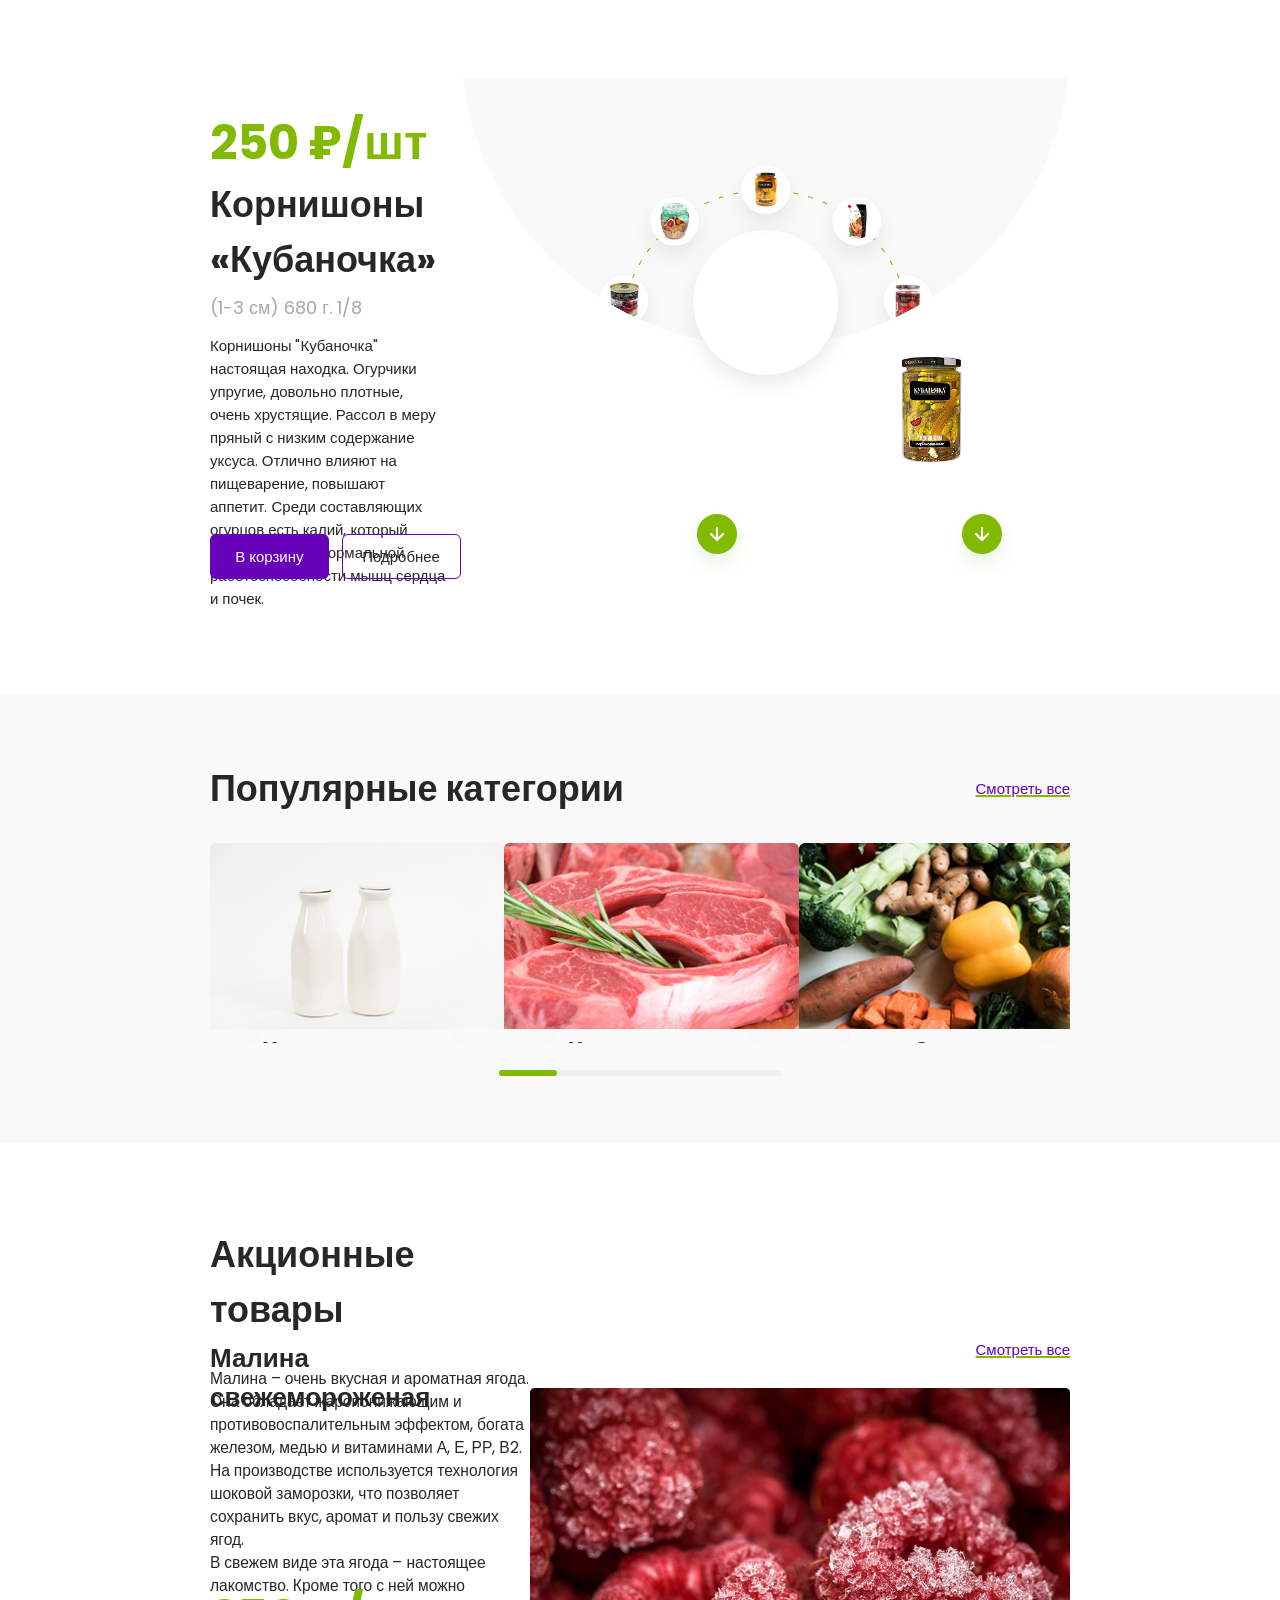
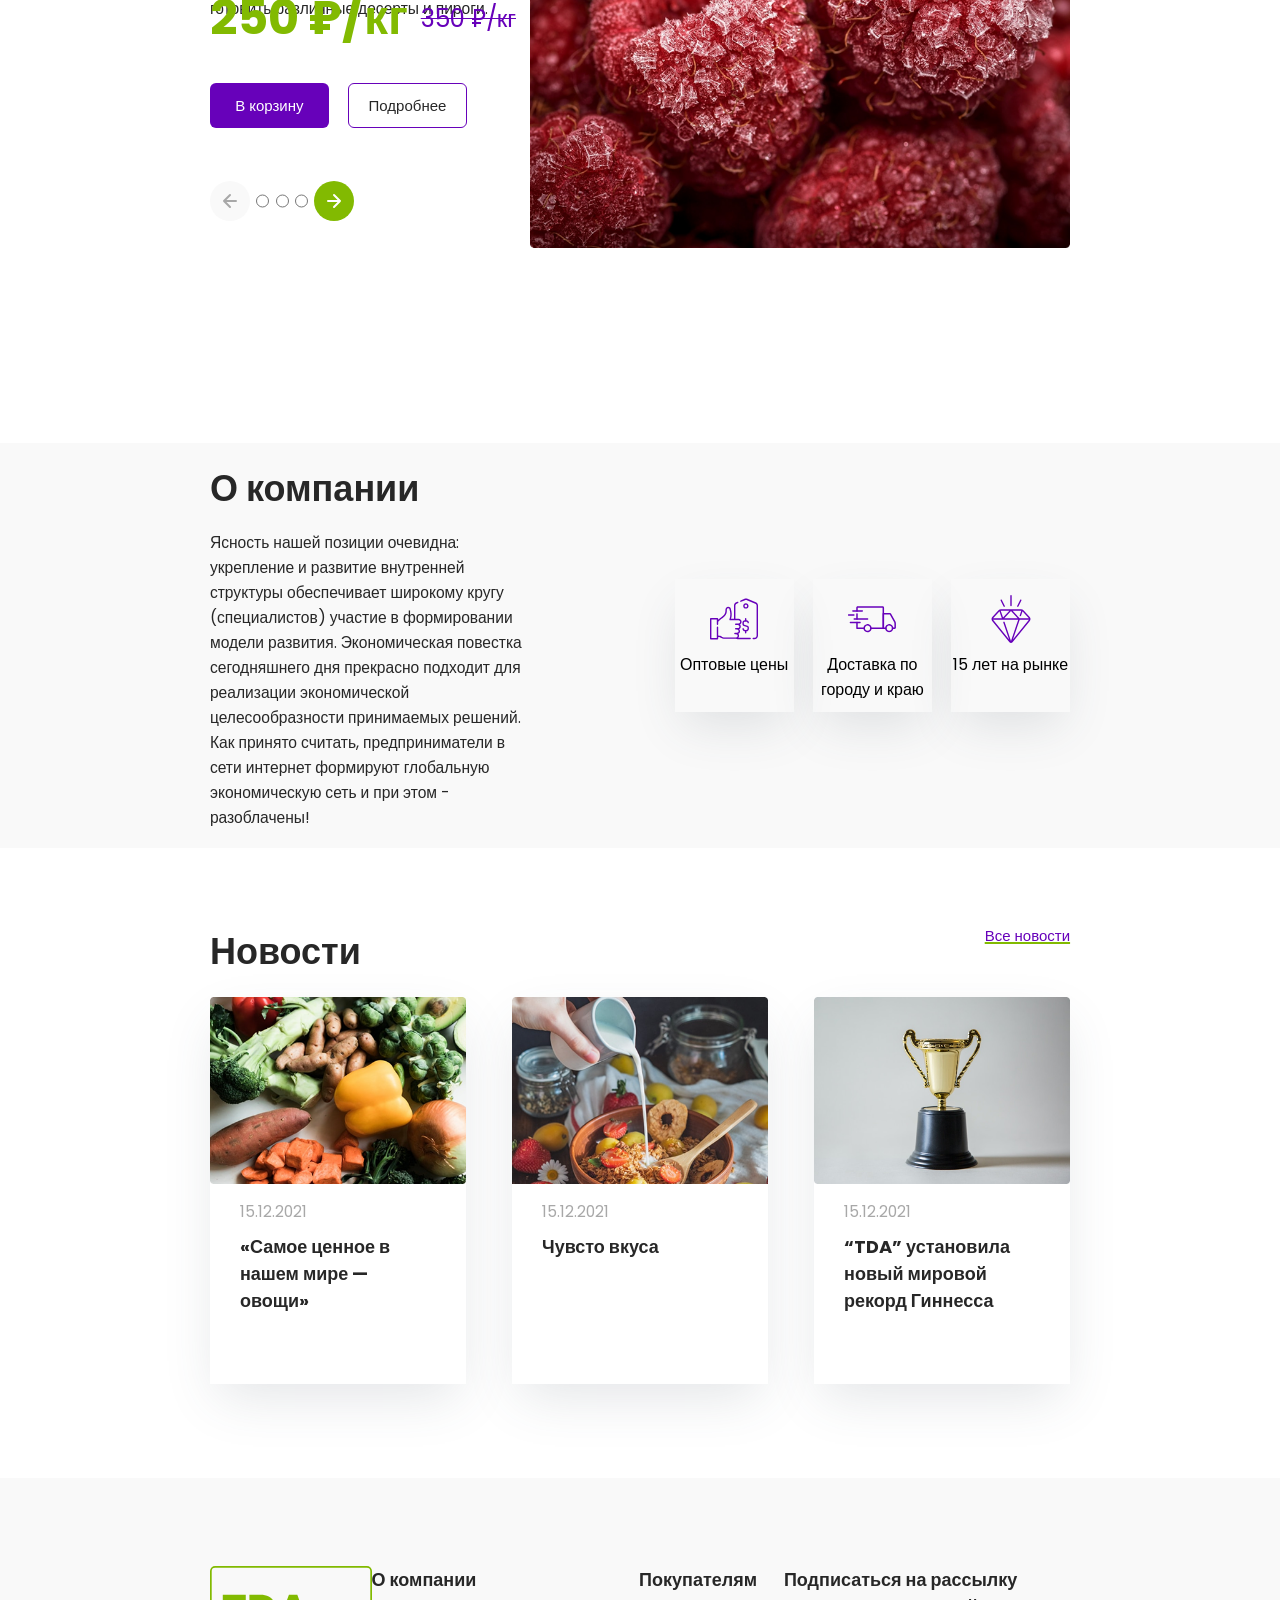
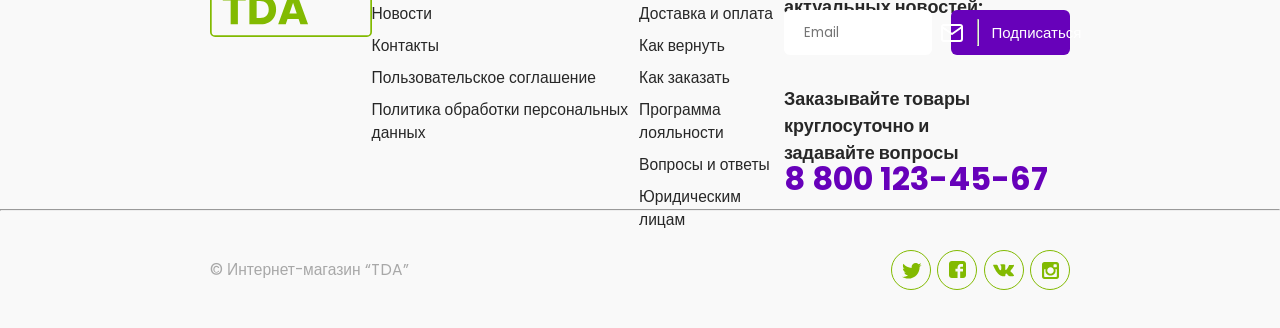
<file: index.html>
<!DOCTYPE html>
<html lang="en">
<head>
   <meta charset="UTF-8">
   <meta name="viewport" content="width=device-width, initial-scale=1.0">
   <link rel="stylesheet" href="style.css">
   <title>Document</title>
</head>
<body>
   <section class="main1">
      <div class="main1_all">
         <div class="main1_text">
            <p class="main1_p1">250 ₽/шт</p>
            <p class="main1_p2">Корнишоны «Кубаночка»</p>
            <p class="main1_p3">(1-3 см) 680 г. 1/8</p>
            <p class="main1_p4">Корнишоны "Кубаночка" настоящая находка. Огурчики упругие, довольно плотные, очень хрустящие. Рассол  в меру пряный с низким содержание уксуса. Отлично влияют на пищеварение, повышают аппетит. Среди составляющих огурцов есть калий, который необходим  для нормальной  работоспособности мышц сердца   и почек. </p>
            <div class="main1_button">
               <button class="main1_button1">В корзину</button>
               <button class="main1_button2">Подробнее</button>
            </div>
         </div>
         <div class="main1_img">
            <div class="main1_img_block1">
               <img class="main1_img_block1_1" id="changeProduct1" src="./assets/main1_img1.png" alt="">
               <img class="main1_img_block1_2" id="changeProduct2" src="./assets/main1_img2.png" alt="">
            </div>
            <div class="main1_img_block2">
               <img id="mainProduct" src="./assets/main1_img3.png" alt="">
            </div>   
         </div>
      </div>
   </section>
   <section class="main2">
      <div class="main2_all">
         <div class="main2_text_all">
            <p class="main2_text1">Популярные категории</p>
            <p class="main2_text2">Смотреть все</p>
         </div>
         <div class="main2_card_all" id="main2_cards">
            <div class="main2_card">
               <img src="./assets/main2_1.png" alt="">
               <div class="main_card_p">
                  <p>Молочная продукция</p>
               </div>
            </div>
            <div class="main2_card">
               <img src="./assets/main2_3.png" alt="">
               <div class="main_card_p">
                  <p>Мясная продукция</p>
               </div>
            </div>
            <div class="main2_card">
               <img src="./assets/main2_2.png" alt="">
               <div class="main_card_p">
                  <p>Овощи</p>
               </div>
            </div>
            <div class="main2_card">
               <img src="./assets/main2_4.png" alt="">
               <div class="main_card_p">
                  <p>Ягоды</p>
               </div>
            </div>
         </div>
         <div class="main2_line_center">
            <div class="main2_line" id="main2_line">
               <div class="main2_green" id="main2_green"></div>
            </div>
         </div>
      </div>
   </section>
   <section class="main3">
      <div class="main3_all">
         <div class="main3_wh">
            <p class="main3_p1">Акционные товары</p>
            <p class="main3_p2">Малина свежемороженая</p>
            <p class="main3_p3">Малина – очень вкусная и ароматная ягода. Она обладает жаропонижающим и противовоспалительным эффектом, богата железом, медью и витаминами А, Е, РР, В2. На производстве используется технология шоковой заморозки, что позволяет сохранить вкус, аромат и пользу свежих ягод. <br> В свежем виде эта ягода – настоящее лакомство. Кроме того  с ней можно готовить различные десерты и пироги.</p>
            <div class="main3_sell">
               <p class="main3_sell_p1">250 ₽/кг</p>
               <p class="main3_sell_p2">350 ₽/кг</p>
            </div>
            <div class="main3_button">
               <button class="main3_button1">В корзину</button>
               <button class="main3_button2">Подробнее</button>
            </div>
            <div class="main3_perelist">
               <img src="./assets/main3_1.svg" alt="">
               <input type="radio">
               <input type="radio">
               <input type="radio">
               <img src="./assets/main3_2.svg" alt="">
            </div>
         </div>
         <div class="main3_img">
            <p>Смотреть все</p>
            <img src="./assets/main3_3.png" alt="">
         </div>
      </div>
   </section>
   <section class="main4">
      <div class="main4_all">
         <div class="main4_text">
            <p class="main4_p1">О компании</p>
            <p class="main4_p2">Ясность нашей позиции очевидна: укрепление и развитие внутренней структуры обеспечивает широкому кругу (специалистов) участие в формировании модели развития. Экономическая повестка сегодняшнего дня прекрасно подходит для реализации экономической целесообразности принимаемых решений. <br> Как принято считать, предприниматели в сети интернет формируют глобальную экономическую сеть и при этом -  разоблачены!</p>
         </div>
         <div class="main4_card_all">
            <div class="main4_card">
               <img src="./assets/main4_1.svg" alt="">
               <p>Оптовые цены</p>
            </div>
            <div class="main4_card">
               <img src="./assets/main4_2.svg" alt="">
               <p>Доставка по городу и краю</p>
            </div>
            <div class="main4_card">
               <img src="./assets/main4_3.svg" alt="">
               <p>15 лет на рынке</p>
            </div>
         </div>
      </div>
   </section>
   <section class="main5">
      <div class="main5_all">
         <div class="main5_text">
            <p class="main5_text_p1">Новости</p>
            <p class="main5_text_p2">Все новости</p>
         </div>
         <div class="main5_card_all" id="main5_cards">
            <div class="main5_card">
               <img src="./assets/main5_1.png" alt="">
               <div class="main5_card_text">
                  <p class="main5_card_text1">15.12.2021</p>
                  <p class="main5_card_text2">«Самое ценное в нашем мире — овощи»</p>
               </div>
            </div>
            <div class="main5_card">
               <img src="./assets/main5_2.png" alt="">
               <div class="main5_card_text">
                  <p class="main5_card_text1">15.12.2021</p>
                  <p class="main5_card_text2">Чувсто вкуса</p>
               </div>
            </div>
            <div class="main5_card">
               <img src="./assets/main5_3.png" alt="">
               <div class="main5_card_text">
                  <p class="main5_card_text1">15.12.2021</p>
                  <p class="main5_card_text2">“TDA” установила новый мировой рекорд Гиннесса</p>
               </div>
            </div>
         </div>
         <div>
            
         </div>
      </div>
   </section>
   <footer>
      <div class="footer_block1_all">
         <div class="footer_block1_img">
            <img src="./assets/logo_footer.svg" alt="">
         </div>
         <div class="footer_block1_one">
            <a href=""><p class="footer_block1_one_text_main">О компании</p></a>
            <div class="footer_block1_one_text_all">
               <a href=""><p>Новости</p></a>
               <a href=""><p>Контакты</p></a>
               <a href=""><p>Пользовательское соглашение</p></a>
               <a href=""><p>Политика обработки персональных данных</p></a>
            </div>
         </div>
         <div class="footer_block1_two">
            <a href=""><p class="footer_block1_two_text_main">Покупателям</p></a>
            <div class="footer_block1_two_text_all">
               <a href=""><p>Доставка и оплата</p></a>
               <a href=""><p>Как вернуть</p></a>
               <a href=""><p>Как заказать</p></a>
               <a href=""><p>Программа лояльности</p></a>
               <a href=""><p>Вопросы и ответы</p></a>
               <a href=""><p>Юридическим лицам</p></a>
            </div>
         </div>
         <div class="footer_block1_email">
            <p class="footer_block1_email_p1">Подписаться на рассылку актуальных новостей:</p>
            <div class="footer_block1_email_input_button">
               <input type="email" placeholder="Email">
               <button>
                  <img src="./assets/footer_mail.svg" alt="">
                  <hr>
                  <p>Подписаться</p>
               </button>
            </div>
            <p class="footer_block1_email_p2">Заказывайте товары круглосуточно и задавайте вопросы</p>
            <p class="footer_block1_email_p3">8 800 123-45-67</p>
         </div>
      </div>
      <hr class="footer_line">
      <div class="footer_block2_all">
         <p class="footer_block2_p1">© Интернет-магазин “TDA”</p>
         <div class="footer_block2_social">
            <img src="./assets/twitter.svg" alt="">
            <img src="./assets/facebook.svg" alt="">
            <img src="./assets/vk.svg" alt="">
            <img src="./assets/instagramm.svg" alt="">
         </div>
      </div>
   </footer>
   <script src="java.js"></script>
</body>
</html>
</file>
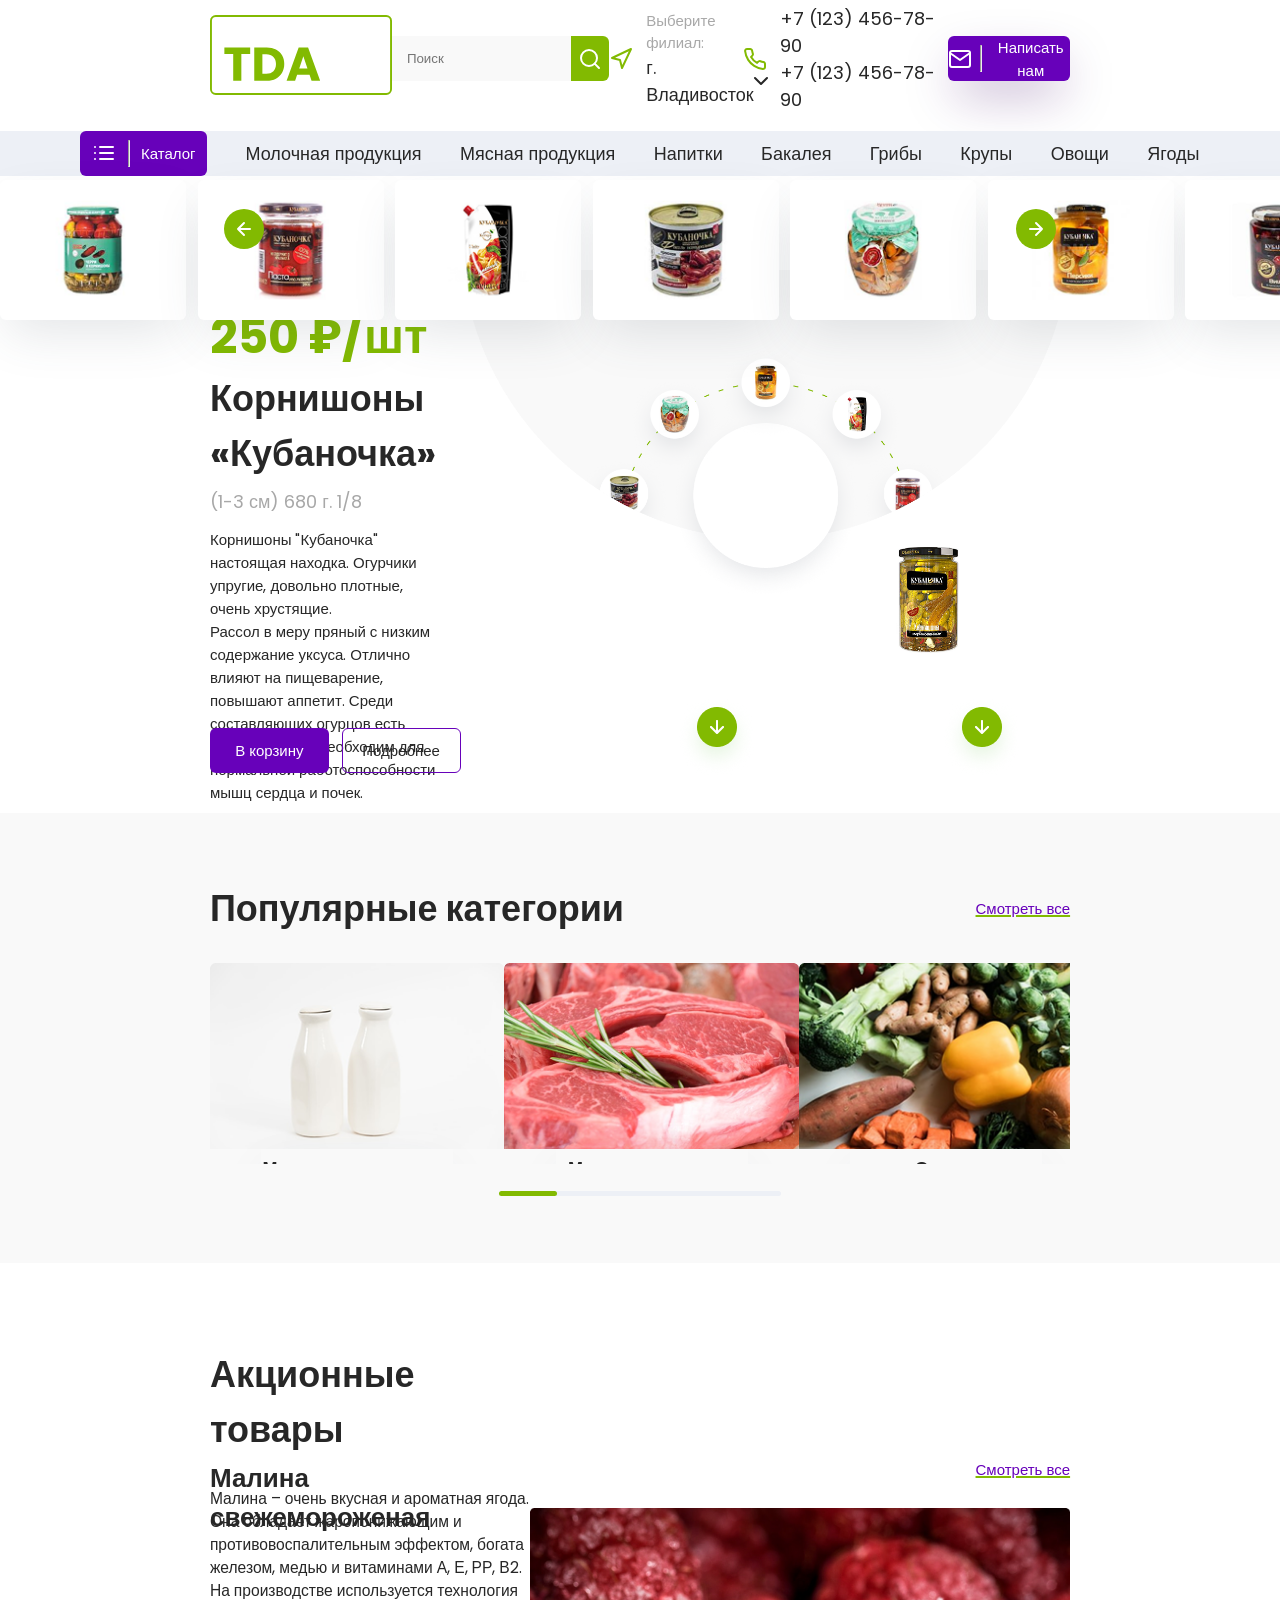
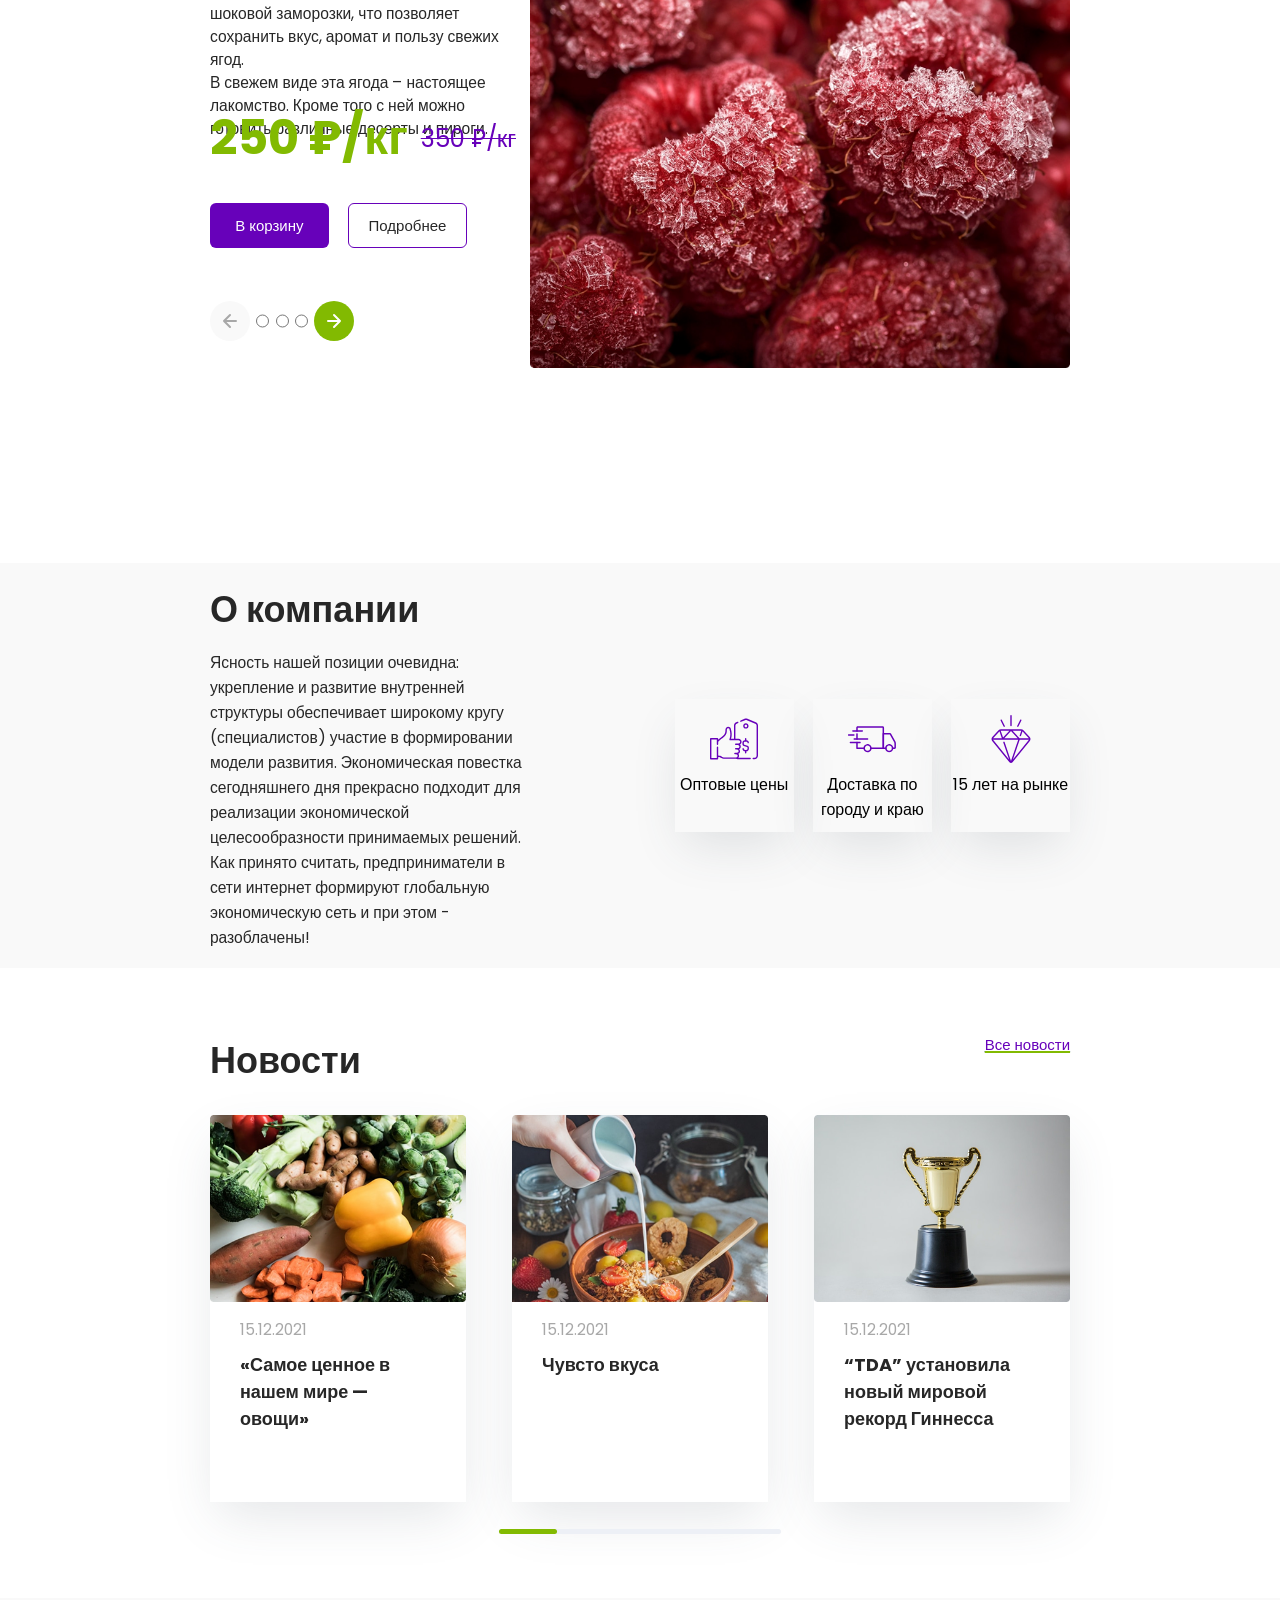
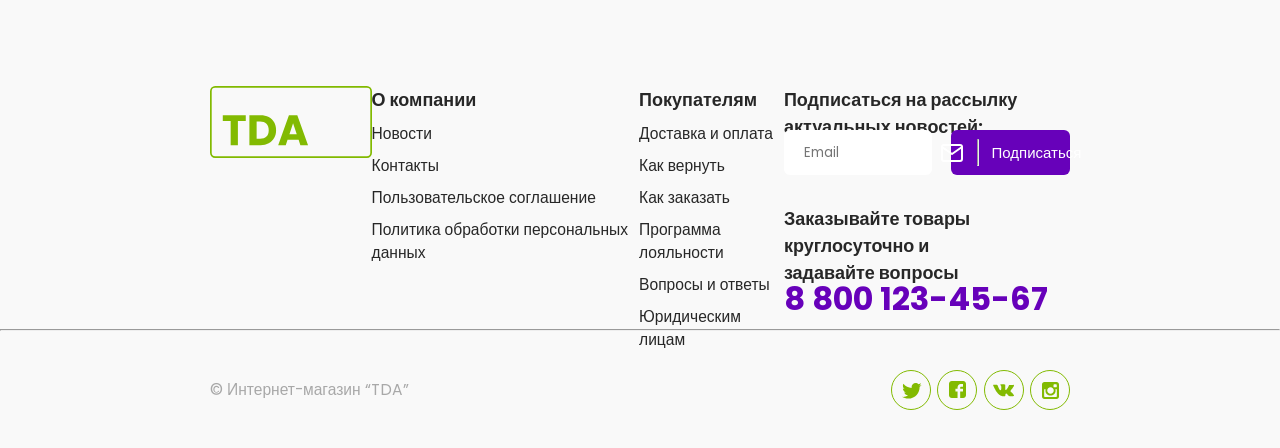
<file: Main/index.html>
<!DOCTYPE html>
<html lang="en">
<head>
   <meta charset="UTF-8">
   <meta name="viewport" content="width=device-width, initial-scale=1.0">
   <link rel="stylesheet" href="style.css">
   <title>Document</title>
</head>
<body>
   <header>
        <nav>
            <a href="../Main/index.html"><img class="main1_logo" src="./assets/logo.svg" alt=""></a>
            <div class="block_search">
               <input class="header_input" type="search" placeholder="Поиск">
               <div class="header_block1">
                  <img src="./assets/search.svg" alt="">
               </div>
            </div>
            <div class="main1_icons_2_4">
               <img src="./assets/main1_icons_1_mobile.svg" alt="">
               <div class="main1_icons_2_4_all3">
                  <img src="./assets/main1_icons_2_mobile.svg" alt="">
                  <img src="./assets/main1_icons_3_mobile.svg" alt="">
                  <img src="./assets/main1_icons_4_mobile.svg" alt="">
               </div>
            </div>
            <div class="header_block2">
                <img src="./assets/navigation.svg" alt="">
                <div class="header_block3">
                    <p>Выберите филиал:</p>
                    <div class="header_block4">
                        <p>г. Владивосток</p>
                        <img src="./assets/chevron-down.svg" alt="">
                    </div>
                </div>
            </div>
            <div class="header_block5">
                <img src="./assets/phone.svg" alt="">
                <div class="header_block6">
                    <p>+7 (123) 456-78-90</p>
                    <p>+7 (123) 456-78-90</p>
                </div>
            </div>
            <button class="header_block7">
                <img src="./assets/mail.svg" alt="">
                <hr>
                <p>Написать нам</p>
            </button>
        </nav>
        <div class="header2">
            <button class="header2_button" id="catalog">
                <img src="./assets/list.svg" alt="">
                <hr>
                <p>Каталог</p>
            </button>
            <ul>
               <a href=""><li>Молочная продукция</li></a>
               <a href=""><li>Мясная продукция</li></a>
               <a href=""><li class="header2_oneli">Напитки</li></a>
               <img class="header2_3toch" src="./assets/3toch.svg" alt="">
               <a href=""><li>Бакалея</li></a>
               <a href="../Category/index.html"><li>Грибы</li></a>
               <a href=""><li>Крупы</li></a>
               <a href="../Category/index.html"><li>Овощи</li></a>
               <a href="../Category/index.html"><li>Ягоды</li></a>
            </ul>
         </div>
      </header>
      <section class="header_catalog" id="headerCatalog">
         <div class="header_catalog_all">
            <div class="header_catalog_left">
               <div class="header_catalog_menu">
                  <div class="header_catalog_menu_item">
                     <a href="" class="header_catalog_link">Новинки</a>
                     <img src="./assets/left_arrow.svg" alt="">
                  </div>
                  <div class="header_catalog_menu_item">
                     <a href="" class="header_catalog_link">Овощи, фрукты, ягоды, зелень, грибы</a>
                     <img src="./assets/left_arrow.svg" alt="">
                  </div>
                  <div class="header_catalog_menu_item">
                     <a href="" class="header_catalog_link">Кулинария</a>
                     <img src="./assets/left_arrow.svg" alt="">
                  </div>
                  <div class="header_catalog_menu_item">
                     <a href="" class="header_catalog_link">Молоко, сыр, яйцо</a>
                     <img src="./assets/left_arrow.svg" alt="">
                  </div>
                  <div class="header_catalog_menu_item">
                     <a href="" class="header_catalog_link">Мясо, птица, колбасы</a>
                     <img src="./assets/left_arrow.svg" alt="">
                  </div>
                  <div class="header_catalog_menu_item">
                     <a href="" class="header_catalog_link">Рыба, икра, морепродукты</a>
                     <img src="./assets/left_arrow.svg" alt="">
                  </div>
                  <div class="header_catalog_menu_item">
                     <a href="" class="header_catalog_link_active">Крупы, масло, консервы, соусы, орехи</a>
                     <img src="./assets/left_arrow.svg" alt="">
                  </div>
                  <div class="header_catalog_menu_item">
                     <a href="" class="header_catalog_link">Вода, соки, напитки</a>
                     <img src="./assets/left_arrow.svg" alt="">
                  </div>
                  <div class="header_catalog_menu_item">
                     <a href="" class="header_catalog_link">Хлеб, хлебцы, выпечка</a>
                     <img src="./assets/left_arrow.svg" alt="">
                  </div>
                  <div class="header_catalog_menu_item">
                     <a href="" class="header_catalog_link">Сладости, торты, пирожные</a>
                     <img src="./assets/left_arrow.svg" alt="">
                  </div>
                  <div class="header_catalog_menu_item">
                     <a href="" class="header_catalog_link">Чай, кофе, какао</a>
                     <img src="./assets/left_arrow.svg" alt="">
                  </div>
                  <div class="header_catalog_menu_item">
                     <a href="" class="header_catalog_link">Детские товары</a>
                     <img src="./assets/left_arrow.svg" alt="">
                  </div>
                  <div class="header_catalog_menu_item">
                     <a href="" class="header_catalog_link">Замороженные продукты, мороженое</a>
                     <img src="./assets/left_arrow.svg" alt="">
                  </div>
                  <div class="header_catalog_menu_item">
                     <a href="" class="header_catalog_link">Здоровое питание</a>
                     <img src="./assets/left_arrow.svg" alt="">
                  </div>
               </div>
               <div class="header_catalog_line">
                  <div class="header_catalog_line_active"></div>
                  <div class="header_catalog_line_gray"></div>
               </div>
            </div>
            <div class="header_catalog_right">
               <div class="header_catalog_content">
                  <p class="header_catalog_title">Крупы, масло, консервы, соусы, орехи</p>
                  <div class="header_catalog_columns">
                     <div class="header_catalog_column">
                        <p class="header_catalog_subtitle">Орехи, сухофрукты, семечки</p>
                        <p class="header_catalog_subtitle">Макаронные изделия</p>
                        <div class="header_catalog_block">
                           <p class="header_catalog_subtitle">Мука, всё для выпечки</p>
                           <p class="header_catalog_text">Смеси для выпечки</p>
                           <p class="header_catalog_text">Мука</p>
                           <p class="header_catalog_text">Всё для выпечки</p>
                        </div>
                        <div class="header_catalog_block">
                           <p class="header_catalog_subtitle">Соусы, майлонез</p>
                           <p class="header_catalog_text">Майонез</p>
                           <p class="header_catalog_text">Кетчуп, томатная паста</p>
                           <p class="header_catalog_text">Соусы</p>
                           <p class="header_catalog_text">Заправки для салата</p>
                           <p class="header_catalog_text">Горчица, хрен</p>
                           <p class="header_catalog_text">Уксус</p>
                        </div>
                     </div>
                     <div class="header_catalog_column">
                        <div class="header_catalog_block">
                           <p class="header_catalog_subtitle">Растительное масло</p>
                           <p class="header_catalog_text">Подсолнечное</p>
                           <p class="header_catalog_text">Оливковое</p>
                           <p class="header_catalog_text">Льняное</p>
                           <p class="header_catalog_text">Кукурузное</p>
                           <p class="header_catalog_text">Тыквенное</p>
                           <p class="header_catalog_text">Другие масла</p>
                        </div>
                        <div class="header_catalog_block">
                           <p class="header_catalog_subtitle">Сухие завтраки, каши, хлопья</p>
                           <p class="header_catalog_text">Сухие завтраки</p>
                           <p class="header_catalog_text">Геркулес, хлопья, отруби</p>
                           <p class="header_catalog_text">Гранола, мюсли</p>
                           <p class="header_catalog_text">Каши быстрого приготовления</p>
                           <p class="header_catalog_text">Без сахара</p>
                        </div>
                     </div>
                     <div class="header_catalog_column">
                        <div class="header_catalog_block">
                           <p class="header_catalog_subtitle">Крупы, бобовые</p>
                           <p class="header_catalog_text">Крупы</p>
                           <p class="header_catalog_text">Бобовые</p>
                        </div>
                        <div class="header_catalog_block">
                           <p class="header_catalog_subtitle">Консервы, варенье, мёд</p>
                           <p class="header_catalog_text">Овощные, грибные</p>
                           <p class="header_catalog_text">Оливки, маслины</p>
                           <p class="header_catalog_text">Мясные</p>
                           <p class="header_catalog_text">Рыбные, морепродукты</p>
                           <p class="header_catalog_text">Готовые блюда</p>
                           <p class="header_catalog_text">Мёд</p>
                           <p class="header_catalog_text">Фрукты в сиропе</p>
                           <p class="header_catalog_text">Варенье, джем</p>
                           <p class="header_catalog_text">Сиропы</p>
                           <p class="header_catalog_text">Сгущёнка</p>
                        </div>
                     </div>
                  </div>
               </div>
            </div>
         </div>
      </section>
      <section class="header_sliders">
         <div class="header_sliders_all">
            <div class="header_sliders_gap" id="headerSlidersGap"></div>
            <div class="header_sliders_arrow">
               <img class="header_sliders_arrow_l" id="headerSliderLeft" src="./assets/arrow_l.svg" alt="">
               <img class="header_sliders_arrow_r" id="headerSliderRight" src="./assets/arrow_r.svg" alt="">
            </div>
         </div>
      </section>
   <section class="main1">
      <div class="main1_all">
         <div class="main1_text">
            <p class="main1_p1">250 ₽/шт</p>
            <p class="main1_p2">Корнишоны «Кубаночка»</p>
            <p class="main1_p3">(1-3 см) 680 г. 1/8</p>
            <p class="main1_p4">Корнишоны "Кубаночка" настоящая находка. Огурчики упругие, довольно плотные, очень хрустящие. <br> Рассол  в меру пряный с низким содержание уксуса.<span class="main1_p4_none"> Отлично влияют на пищеварение, повышают аппетит. Среди составляющих огурцов есть калий, который необходим для нормальной работоспособности мышц сердца и почек.</span></p>
            <p class="main1_p5">Читать далее</p>
            <div class="main1_button">
               <button class="main1_button1">В корзину</button>
               <a href="../Catalog/index.html"><button class="main1_button2">Подробнее</button></a>
            </div>
            <div class="main1_input1">
               <input type="radio">
               <input type="radio">
               <input type="radio">
               <input type="radio">
            </div>
         </div>
         <div class="main1_img_table">
            <img src="./assets/main1_img_1_table.png" alt="">
         </div>
         <div class="main1_img">
            <div class="main1_img_block1">
               <img class="main1_img_block1_1" id="changeProduct1" src="./assets/main1_img1.png" alt="">
               <img class="main1_img_block1_2" id="changeProduct2" src="./assets/main1_img2.png" alt="">
            </div>
            <div class="main1_img_block2">
               <img id="mainProduct" src="./assets/main1_img3.png" alt="">
            </div>   
         </div>
         <div class="main1_icons">
            <div class="main1_icons_all">
               <div class="main1_icons_1">
                  <p>1 560 ₽</p>
                  <img src="./assets/main1_icons_1.svg" alt="">
               </div>
               <div class="main1_icons_2">
                  <img class="main1_icons_2_2" src="./assets/main1_icons_2.svg" alt="">
                  <img class="main1_icons_2_3" src="./assets/main1_icons_3.svg" alt="">
                  <div class="main1_icons_2_4"><img src="./assets/main1_icons_4.svg" alt=""></div>
               </div>
            </div>
         </div>
      </div>
   </section>
   <section class="main2">
      <div class="main2_all">
         <div class="main2_text_all">
            <p class="main2_text1">Популярные категории</p>
            <p class="main2_text2">Смотреть все</p>
         </div>
         <div class="main2_card_all" id="main2_cards">
            <div class="main2_card">
               <img src="./assets/main2_1.png" alt="">
               <div class="main_card_p">
                  <p>Молочная продукция</p>
               </div>
            </div>
            <div class="main2_card">
               <img src="./assets/main2_3.png" alt="">
               <div class="main_card_p">
                  <p>Мясная продукция</p>
               </div>
            </div>
            <div class="main2_card_1">
               <img src="./assets/main2_2.png" alt="">
               <div class="main_card_p_1">
                  <p>Овощи</p>
               </div>
            </div>
            <div class="main2_card_1">
               <img src="./assets/main2_4.png" alt="">
               <div class="main_card_p_1">
                  <p>Ягоды</p>
               </div>
            </div>
         </div>
         <p class="main2_text2_mobile">Смотреть все</p>
         <div class="main2_line_center">
            <div class="main2_line" id="main2_line">
               <div class="main2_green" id="main2_green"></div>
            </div>
         </div>
      </div>
   </section>
   <section class="main3">
      <div class="main3_all">
         <div class="main3_wh">
            <div class="main3_p1_two">
               <p class="main3_p1">Акционные товары</p>
               <p class="main3_p1_1">Смотреть все</p>
            </div>
            <img class="main3_img1" src="./assets/main3_3.png" alt="">
            <p class="main3_p2">Малина свежемороженая</p>
            <p class="main3_p3">Малина – очень вкусная и ароматная ягода. Она обладает жаропонижающим и противовоспалительным эффектом, богата железом, медью и витаминами А, Е, РР, В2. <span class="main3_p3_span"> На производстве используется технология шоковой заморозки, что позволяет сохранить вкус, аромат и пользу свежих ягод. <br> В свежем виде эта ягода – настоящее лакомство. Кроме того  с ней можно готовить различные десерты и пироги.</span> </p>
            <p class="main3_text3_mobile">Читать далее</p>
            <div class="main3_sell">
               <p class="main3_sell_p1">250 ₽/кг</p>
               <p class="main3_sell_p2">350 ₽/кг</p>
            </div>
            <div class="main3_button">
               <button class="main3_button1">В корзину</button>
               <button class="main3_button2">Подробнее</button>
            </div>
            <div class="main3_perelist">
               <img src="./assets/main3_1.svg" alt="">
               <input type="radio">
               <input type="radio">
               <input type="radio">
               <img src="./assets/main3_2.svg" alt="">
            </div>
         </div>
         <div class="main3_img">
            <p>Смотреть все</p>
            <img src="./assets/main3_3.png" alt="">
         </div>
      </div>
   </section>
   <section class="main4">
      <div class="main4_all">
         <div class="main4_text">
            <p class="main4_p1">О компании</p>
            <p class="main4_p2">Ясность нашей позиции очевидна: укрепление и развитие внутренней структуры обеспечивает широкому кругу (специалистов) участие в формировании модели развития. Экономическая повестка сегодняшнего дня прекрасно подходит для реализации экономической целесообразности принимаемых решений. <br> Как принято считать, предприниматели в сети интернет формируют глобальную экономическую сеть и при этом -  разоблачены!</p>
         </div>
         <div class="main4_card_all">
            <div class="main4_card">
               <img src="./assets/main4_1.svg" alt="">
               <p>Оптовые цены</p>
            </div>
            <div class="main4_card">
               <img src="./assets/main4_2.svg" alt="">
               <p>Доставка по городу и краю</p>
            </div>
            <div class="main4_card">
               <img src="./assets/main4_3.svg" alt="">
               <p>15 лет на рынке</p>
            </div>
         </div>
      </div>
   </section>
   <section class="main5">
      <div class="main5_all">
         <div class="main5_text">
            <p class="main5_text_p1">Новости</p>
            <a href="../News/index.html"><p class="main5_text_p2">Все новости</p></a>
         </div>
         <div class="main5_card_all" id="main5_cards">
            <div class="main5_card">
               <img src="./assets/main5_1.png" alt="">
               <div class="main5_card_text">
                  <p class="main5_card_text1">15.12.2021</p>
                  <p class="main5_card_text2">«Самое ценное в нашем мире — овощи»</p>
               </div>
            </div>
            <div class="main5_card">
               <img src="./assets/main5_2.png" alt="">
               <div class="main5_card_text">
                  <p class="main5_card_text1">15.12.2021</p>
                  <p class="main5_card_text2">Чувсто вкуса</p>
               </div>
            </div>
            <div class="main5_card_1">
               <img src="./assets/main5_3.png" alt="">
               <div class="main5_card_text_1">
                  <p class="main5_card_text1_1">15.12.2021</p>
                  <p class="main5_card_text2_1">“TDA” установила новый мировой рекорд Гиннесса</p>
               </div>
            </div>
         </div>
         <p class="main5_p1_mobile">Все новости</p>
         <div class="main5_line_center">
            <div class="main5_line" id="main5_line">
               <div class="main5_green" id="main5_green"></div>
            </div>
         </div>
      </div>
   </section>
   <footer>
      <div class="footer_block1_all">
         <div class="footer_block1_img">
            <img src="./assets/logo_footer.svg" alt="">
         </div>
         <div class="footer_block1_one">
            <a href=""><p class="footer_block1_one_text_main">О компании</p></a>
            <div class="footer_block1_one_text_all">
               <a href="../Text Page/index.html"><p>Новости</p></a>
               <a href=""><p>Контакты</p></a>
               <a href=""><p>Пользовательское соглашение</p></a>
               <a href=""><p>Политика обработки персональных данных</p></a>
            </div>
         </div>
         <div class="footer_block1_two">
            <a href=""><p class="footer_block1_two_text_main">Покупателям</p></a>
            <div class="footer_block1_two_text_all">
               <a href=""><p>Доставка и оплата</p></a>
               <a href=""><p>Как вернуть</p></a>
               <a href=""><p>Как заказать</p></a>
               <a href=""><p>Программа лояльности</p></a>
               <a href=""><p>Вопросы и ответы</p></a>
               <a href=""><p>Юридическим лицам</p></a>
            </div>
         </div>
         <div class="footer_block1_email">
            <p class="footer_block1_email_p1">Подписаться на рассылку актуальных новостей:</p>
            <div class="footer_block1_email_input_button">
               <input type="email" placeholder="Email">
               <button>
                  <img src="./assets/footer_mail.svg" alt="">
                  <hr>
                  <p>Подписаться</p>
               </button>
            </div>
            <p class="footer_block1_email_p2">Заказывайте товары круглосуточно и задавайте вопросы</p>
            <p class="footer_block1_email_p3">8 800 123-45-67</p>
         </div>
      </div>
      <hr class="footer_line">
      <div class="footer_block2_all">
         <p class="footer_block2_p1">© Интернет-магазин “TDA”</p>
         <div class="footer_block2_social">
            <img src="./assets/twitter.svg" alt="">
            <img src="./assets/facebook.svg" alt="">
            <img src="./assets/vk.svg" alt="">
            <img src="./assets/instagramm.svg" alt="">
         </div>
      </div>
      <div class="footer_mobile">
         <div class="footer_mobile_card">
            <img src="./assets/footer_img1.svg" alt="">
            <p>Каталог</p>
         </div>
         <div class="footer_mobile_card">
            <img src="./assets/footer_img2.svg" alt="">
            <p>Поиск</p>
         </div>
         <div class="footer_mobile_card">
            <img src="./assets/footer_img3.svg" alt="">
            <p>Корзина</p>
         </div>
         <div class="footer_mobile_card">
            <img src="./assets/footer_img4.svg" alt="">
            <p>Аккаунт</p>
         </div>
      </div>
   </footer>

   <footer class="footer_table">
      <div class="footer_block1_all_table">
         <div class="footer_block1_img_and_email_table">
            <div class="footer_block1_img_table">
               <img src="./assets/logo_footer.svg" alt="">
            </div>
            <div class="footer_block1_email_table">
               <p class="footer_block1_email_p1_table">Подписаться на рассылку актуальных новостей:</p>
               <div class="footer_block1_email_input_button_table">
                  <input type="email" placeholder="Email">
                  <button>
                     <img src="./assets/footer_mail.svg" alt="">
                     <hr>
                     <p>Подписаться</p>
                  </button>
               </div>
            </div>
         </div>
         <div class="footer_block1_one_two_table">
            <div class="footer_block1_one_table">
               <a href=""><p class="footer_block1_one_text_main_table">О компании</p></a>
               <div class="footer_block1_one_text_all_table">
                  <a href="../Text Page/index.html"><p>Новости</p></a>
                  <a href=""><p>Контакты</p></a>
                  <a href=""><p>Пользовательское соглашение</p></a>
                  <a href=""><p>Политика обработки персональных данных</p></a>
               </div>
            </div>
            <div class="footer_block1_two_table">
               <a href=""><p class="footer_block1_two_text_main_table">Покупателям</p></a>
               <div class="footer_block1_two_text_all_table">
                  <a href=""><p>Доставка и оплата</p></a>
                  <a href=""><p>Как вернуть</p></a>
                  <a href=""><p>Как заказать</p></a>
                  <a href=""><p>Программа лояльности</p></a>
                  <a href=""><p>Вопросы и ответы</p></a>
                  <a href=""><p>Юридическим лицам</p></a>
               </div>
            </div>
         </div>
         <div class="footer_block1_email_podval_table">
            <p class="footer_block1_email_p2_table">Заказывайте товары круглосуточно и задавайте вопросы</p>
            <p class="footer_block1_email_p3_table">8 800 123-45-67</p>
         </div>
         <hr class="footer_line_table">
         <div class="footer_block2_all_table">
            <p class="footer_block2_p1_table">© Интернет-магазин “TDA”</p>
            <div class="footer_block2_social_table">
               <img src="./assets/twitter.svg" alt="">
               <img src="./assets/facebook.svg" alt="">
               <img src="./assets/vk.svg" alt="">
               <img src="./assets/instagramm.svg" alt="">
            </div>
         </div>
      </div>
   </footer>
   
   <script src="java.js"></script>
</body>
</html>
</file>
<file: style.css>
@import url("https://fonts.googleapis.com/css2?family=Poppins:ital,wght@0,100;0,200;0,300;0,400;0,500;0,600;0,700;0,800;0,900;1,100;1,200;1,300;1,400;1,500;1,600;1,700;1,800;1,900&display=swap");
* {
  margin: 0;
  padding: 0;
  box-sizing: border-box;
  max-width: 100%;
  font-family: "Poppins", sans-serif;
}

.main1 {
  width: 100vw;
  height: 77vh;
  display: flex;
  justify-content: center;
  align-items: center;
}
.main1 .main1_all {
  width: 67.2vw;
  height: 56vh;
  display: flex;
  flex-direction: row;
  align-items: center;
}
.main1 .main1_all .main1_text {
  display: grid;
  grid-template-rows: 70px 117px 40px 200px 52px;
  width: 24vw;
}
.main1 .main1_all .main1_text .main1_p1 {
  font-weight: 700;
  font-size: 3rem;
  color: #82BA01;
}
.main1 .main1_all .main1_text .main1_p2 {
  width: 50%;
  font-weight: 700;
  font-size: 2.25rem;
  color: #272727;
}
.main1 .main1_all .main1_text .main1_p3 {
  font-size: 1.125rem;
  color: #A8A8A8;
}
.main1 .main1_all .main1_text .main1_p4 {
  width: 94%;
  font-size: 0.9375rem;
  color: #272727;
}
.main1 .main1_all .main1_text .main1_button {
  display: flex;
  flex-direction: row;
  gap: 1vw;
}
.main1 .main1_all .main1_text .main1_button .main1_button1 {
  width: 9.29vw;
  height: 5vh;
  background-color: #6701BA;
  font-size: 0.9375rem;
  color: #FFFFFF;
  border: 0;
  border-radius: 6px;
  transition: transform 0.6s ease;
  cursor: pointer;
}
.main1 .main1_all .main1_text .main1_button .main1_button1:hover {
  transform: scale(1.02);
}
.main1 .main1_all .main1_text .main1_button .main1_button2 {
  width: 9.29vw;
  height: 5vh;
  background-color: transparent;
  font-size: 0.9375rem;
  color: #272727;
  border: #6701BA 1px solid;
  border-radius: 6px;
  transition: transform 0.6s ease;
}
.main1 .main1_all .main1_text .main1_button .main1_button2:hover {
  transform: scale(1.02);
}
.main1 .main1_all .main1_img {
  display: flex;
  flex-direction: column;
  background-image: url(./assets/123.png);
  background-repeat: no-repeat;
  background-size: 100%;
  width: 59vw;
  height: 60vh;
  position: relative;
}
.main1 .main1_all .main1_img .main1_img_block1 {
  position: relative;
  top: 427px;
  left: 216px;
  display: flex;
  align-items: center;
  justify-content: space-between;
  width: 27vw;
}
.main1 .main1_all .main1_img .main1_img_block1 .main1_img_block1_1 {
  cursor: pointer;
}
.main1 .main1_all .main1_img .main1_img_block1 .main1_img_block1_2 {
  cursor: pointer;
}
.main1 .main1_all .main1_img .main1_img_block2 {
  width: 5vw;
  height: 20vh;
  position: relative;
  top: 200px;
  left: 438px;
}
.main1 .main1_all .main1_img .main1_btn {
  width: 45px;
  height: 45px;
  background: #76B900;
  color: white;
  border: none;
  border-radius: 50%;
  position: absolute;
  right: 3vw;
  bottom: 8vh;
  cursor: pointer;
  font-size: 25px;
}

.main2 {
  width: 100vw;
  height: 50vh;
  display: flex;
  justify-content: center;
  align-items: center;
  background-color: #F9F9F9;
}
.main2 .main2_all {
  width: 67.2vw;
  height: 35vh;
  gap: 3vh;
  display: flex;
  flex-direction: column;
}
.main2 .main2_all .main2_text_all {
  display: flex;
  align-items: center;
  justify-content: space-between;
}
.main2 .main2_all .main2_text_all .main2_text1 {
  width: 50%;
  font-weight: 700;
  font-size: 2.25rem;
  color: #272727;
}
.main2 .main2_all .main2_text_all .main2_text2 {
  -webkit-text-decoration: underline #82BA01 1.5px;
          text-decoration: underline #82BA01 1.5px;
  font-size: 0.9375rem;
  color: #6701BA;
}
.main2 .main2_all .main2_card_all {
  display: flex;
  flex-direction: row;
  justify-content: space-between;
  overflow-x: auto;
  scroll-behavior: smooth;
}
.main2 .main2_all .main2_card_all::-webkit-scrollbar {
  display: none;
}
.main2 .main2_all .main2_card_all .main2_card {
  width: 15vw;
  height: 25vh;
  min-width: 23vw;
  display: flex;
  flex-direction: column;
  align-items: center;
  transition: transform 0.3s ease;
  cursor: pointer;
}
.main2 .main2_all .main2_card_all .main2_card .main_card_p {
  width: 15vw;
  height: 6vh;
  display: flex;
  align-items: center;
  justify-content: center;
  font-weight: 700;
  font-size: 1.125rem;
  color: #272727;
  box-shadow: 0px 20px 50px -8px rgba(69, 78, 96, 0.15);
}
.main2 .main2_all .main2_card_all .main2_card:hover {
  transform: scale(1.1);
}
.main2 .main2_all .main2_line_center {
  display: flex;
  align-items: center;
  justify-content: center;
}
.main2 .main2_all .main2_line_center .main2_line {
  width: 22vw;
  height: 0.4vw;
  background: #EDF0F6;
  border-radius: 1vw;
  position: relative;
  cursor: pointer;
}
.main2 .main2_all .main2_line_center .main2_line .main2_green {
  width: 4.5vw;
  height: 100%;
  background: #82BA01;
  border-radius: 1vw;
  position: absolute;
  left: 0;
  top: 0;
  cursor: grab;
}
.main2 .main2_all .main2_line_center .main2_line .main2_green:active {
  cursor: grabbing;
}

.main3 {
  width: 100vw;
  height: 100vh;
  display: flex;
  align-items: center;
  justify-content: center;
}
.main3 .main3_all {
  width: 67.2vw;
  height: 100vh;
  display: flex;
  justify-content: space-between;
  align-items: center;
}
.main3 .main3_all .main3_wh {
  display: grid;
  flex-direction: column;
  grid-template-rows: 128px 65px 165px 85px 90px 100px 118px;
  align-items: center;
}
.main3 .main3_all .main3_wh .main3_p1 {
  font-weight: 700;
  font-size: 2.25rem;
  color: #272727;
}
.main3 .main3_all .main3_wh .main3_p2 {
  font-weight: 700;
  font-size: 1.625rem;
  color: #272727;
}
.main3 .main3_all .main3_wh .main3_p3 {
  width: 25vw;
  font-size: 0.975rem;
  color: #272727;
}
.main3 .main3_all .main3_wh .main3_sell {
  display: flex;
  flex-direction: row;
  align-items: center;
  gap: 1vw;
}
.main3 .main3_all .main3_wh .main3_sell .main3_sell_p1 {
  font-weight: 700;
  font-size: 3rem;
  color: #82BA01;
}
.main3 .main3_all .main3_wh .main3_sell .main3_sell_p2 {
  font-size: 1.5rem;
  color: #6701BA;
  -webkit-text-decoration: line-through 1px;
          text-decoration: line-through 1px;
}
.main3 .main3_all .main3_wh .main3_button {
  display: flex;
  flex-direction: row;
  gap: 1.5vw;
}
.main3 .main3_all .main3_wh .main3_button .main3_button1 {
  width: 9.29vw;
  height: 5vh;
  background-color: #6701BA;
  font-size: 0.9375rem;
  color: #FFFFFF;
  border: 0;
  border-radius: 6px;
  cursor: pointer;
  transition: transform 0.6s ease;
}
.main3 .main3_all .main3_wh .main3_button .main3_button1:hover {
  transform: scale(1.02);
}
.main3 .main3_all .main3_wh .main3_button .main3_button2 {
  width: 9.29vw;
  height: 5vh;
  background-color: transparent;
  font-size: 0.9375rem;
  color: #272727;
  border: #6701BA 1px solid;
  border-radius: 6px;
  cursor: pointer;
  transition: transform 0.6s ease;
}
.main3 .main3_all .main3_wh .main3_button .main3_button2:hover {
  transform: scale(1.02);
}
.main3 .main3_all .main3_perelist {
  display: flex;
  flex-direction: row;
  gap: 0.5vw;
}
.main3 .main3_all .main3_perelist input {
  accent-color: #82BA01;
}
.main3 .main3_all .main3_img {
  display: flex;
  align-items: end;
  flex-direction: column;
  gap: 3vh;
}
.main3 .main3_all .main3_img p {
  -webkit-text-decoration: underline #82BA01 1.5px;
          text-decoration: underline #82BA01 1.5px;
  font-size: 0.9375rem;
  color: #6701BA;
}

.main4 {
  width: 100vw;
  height: 45vh;
  display: flex;
  align-items: center;
  justify-content: center;
  background-color: #F9F9F9;
}
.main4 .main4_all {
  width: 67.2vw;
  height: 45vh;
  display: flex;
  justify-content: space-between;
  align-items: center;
}
.main4 .main4_all .main4_text {
  display: flex;
  gap: 1.5vh;
  flex-direction: column;
}
.main4 .main4_all .main4_text .main4_p1 {
  font-weight: 700;
  font-size: 2.25rem;
  color: #272727;
}
.main4 .main4_all .main4_text .main4_p2 {
  width: 25vw;
  font-size: 0.975rem;
  color: #272727;
  line-height: 25px;
}
.main4 .main4_all .main4_card_all {
  display: flex;
  flex-direction: row;
  gap: 1.5vw;
}
.main4 .main4_all .main4_card_all .main4_card {
  gap: 1vh;
  display: flex;
  align-items: center;
  justify-content: center;
  flex-direction: column;
  width: 9.3vw;
  height: 14.8vh;
  text-align: center;
  box-shadow: 0px 20px 50px -8px rgba(69, 78, 96, 0.15);
}
.main4 .main4_all .main4_card_all .main4_card p {
  width: 10vw;
  height: 5vh;
}

.main5 {
  width: 100vw;
  height: 70vh;
  display: flex;
  align-items: center;
  justify-content: center;
}
.main5 .main5_all {
  width: 67.2vw;
  height: 70vh;
  display: flex;
  flex-direction: column;
  justify-content: center;
  gap: 2vh;
}
.main5 .main5_all .main5_text {
  display: flex;
  flex-direction: row;
  justify-content: space-between;
}
.main5 .main5_all .main5_text .main5_text_p1 {
  font-weight: 700;
  font-size: 2.25rem;
  color: #272727;
}
.main5 .main5_all .main5_text .main5_text_p2 {
  -webkit-text-decoration: underline #82BA01 1.5px;
          text-decoration: underline #82BA01 1.5px;
  font-size: 0.9375rem;
  color: #6701BA;
}
.main5 .main5_all .main5_card_all {
  display: flex;
  flex-direction: row;
  justify-content: space-between;
}
.main5 .main5_all .main5_card_all .main5_card {
  width: 20vw;
  height: 43vh;
  box-shadow: 0px 20px 50px -8px rgba(69, 78, 96, 0.15);
}
.main5 .main5_all .main5_card_all .main5_card .main5_card_text {
  width: 20vw;
  height: 13vh;
  display: grid;
  align-items: center;
  grid-template-rows: 40px 31px;
  padding-left: 30px;
}
.main5 .main5_all .main5_card_all .main5_card .main5_card_text .main5_card_text1 {
  font-size: 0.975rem;
  color: #A8A8A8;
}
.main5 .main5_all .main5_card_all .main5_card .main5_card_text .main5_card_text2 {
  height: 3vh;
  width: 75%;
  font-size: 1.125rem;
  color: #272727;
  font-weight: 700;
}

footer {
  width: 100vw;
  height: 50vh;
  display: flex;
  align-items: center;
  flex-direction: column;
  justify-content: end;
  background-color: #F9F9F9;
}
footer .footer_block1_all {
  width: 67.2vw;
  height: 27vh;
  display: flex;
  flex-direction: row;
  align-items: start;
  justify-content: space-between;
}
footer .footer_block1_all .footer_block1_one {
  display: flex;
  flex-direction: column;
}
footer .footer_block1_all .footer_block1_one a {
  text-decoration: none;
}
footer .footer_block1_all .footer_block1_one .footer_block1_one_text_main {
  height: 4vh;
  font-size: 1.125rem;
  font-weight: 700;
  color: #272727;
}
footer .footer_block1_all .footer_block1_one .footer_block1_one_text_all {
  font-size: 0.975rem;
  color: #272727;
  display: flex;
  flex-direction: column;
  gap: 1vh;
}
footer .footer_block1_all .footer_block1_one .footer_block1_one_text_all a {
  text-decoration: none;
  color: #272727;
}
footer .footer_block1_all .footer_block1_two {
  display: flex;
  flex-direction: column;
}
footer .footer_block1_all .footer_block1_two a {
  text-decoration: none;
}
footer .footer_block1_all .footer_block1_two .footer_block1_two_text_main {
  height: 4vh;
  font-size: 1.125rem;
  font-weight: 700;
  color: #272727;
}
footer .footer_block1_all .footer_block1_two .footer_block1_two_text_main a {
  text-decoration: none;
}
footer .footer_block1_all .footer_block1_two .footer_block1_two_text_all {
  font-size: 0.975rem;
  color: #272727;
  display: flex;
  flex-direction: column;
  gap: 1vh;
}
footer .footer_block1_all .footer_block1_two .footer_block1_two_text_all a {
  text-decoration: none;
  color: #272727;
}
footer .footer_block1_all .footer_block1_email {
  display: grid;
  width: 22.4vw;
  grid-template-rows: 44px 75px 70px 44px;
}
footer .footer_block1_all .footer_block1_email .footer_block1_email_p1 {
  font-size: 1.125rem;
  font-weight: 700;
  color: #272727;
}
footer .footer_block1_all .footer_block1_email .footer_block1_email_input_button {
  display: flex;
  flex-direction: row;
  gap: 1.5vw;
}
footer .footer_block1_all .footer_block1_email .footer_block1_email_input_button input {
  width: 11.57vw;
  height: 5vh;
  padding-left: 20px;
  border: 0;
  border-radius: 6px;
}
footer .footer_block1_all .footer_block1_email .footer_block1_email_input_button button {
  display: flex;
  align-items: center;
  flex-direction: row;
  justify-content: center;
  gap: 1vw;
  width: 9.29vw;
  height: 5vh;
  background-color: #6701BA;
  font-size: 0.9375rem;
  color: #ffffff;
  border-radius: 6px;
  border: 0;
  cursor: pointer;
}
footer .footer_block1_all .footer_block1_email .footer_block1_email_input_button button hr {
  height: 3vh;
}
footer .footer_block1_all .footer_block1_email .footer_block1_email_p2 {
  width: 74%;
  font-size: 1.125rem;
  font-weight: 700;
  color: #272727;
}
footer .footer_block1_all .footer_block1_email .footer_block1_email_p3 {
  font-size: 2rem;
  font-weight: 700;
  color: #6701BA;
}
footer .footer_line {
  width: 100vw;
}
footer .footer_block2_all {
  width: 67.2vw;
  height: 13vh;
  display: flex;
  justify-content: space-between;
  align-items: center;
}
footer .footer_block2_all .footer_block2_p1 {
  color: #A8A8A8;
  font-size: 0.975rem;
}
footer .footer_block2_all .footer_block2_social {
  display: flex;
  flex-direction: row;
  gap: 0.5vw;
}/*# sourceMappingURL=style.css.map */
</file>
<file: Main/style.css>
@import url("https://fonts.googleapis.com/css2?family=Poppins:ital,wght@0,100;0,200;0,300;0,400;0,500;0,600;0,700;0,800;0,900;1,100;1,200;1,300;1,400;1,500;1,600;1,700;1,800;1,900&display=swap");
* {
  margin: 0;
  padding: 0;
  box-sizing: border-box;
  max-width: 100%;
  font-family: "Poppins", sans-serif;
}

header {
  width: 100vw;
  height: 20vh;
  display: flex;
  align-items: center;
  justify-content: center;
  flex-direction: column;
  gap: 2vh;
}
header nav {
  width: 67.2vw;
  display: flex;
  flex-direction: row;
  align-items: center;
  justify-content: space-between;
}
header nav .main1_logo {
  cursor: pointer;
}
header nav .main1_icons_2_4 {
  display: none;
}
header nav .block_search {
  display: flex;
  width: 17vw;
  height: 5vh;
}
header nav .block_search input {
  width: 14vw;
  height: 5vh;
  border: 0;
  background-color: #F9F9F9;
  padding-left: 15px;
}
header nav .block_search .header_block1 {
  width: 3vw;
  height: 5vh;
  background-color: #82BA01;
  display: flex;
  justify-content: center;
  align-items: center;
  border-top-right-radius: 6px;
  border-bottom-right-radius: 6px;
  cursor: pointer;
  transition: box-shadow 0.3s ease, transform 0.3s ease;
}
header nav .block_search .header_block1:hover {
  box-shadow: 0px 4px 50px -8px rgb(130, 186, 1);
  transform: scale(1.02);
}
header nav .header_block2 {
  display: flex;
  flex-direction: row;
  gap: 1vw;
}
header nav .header_block2 .header_block3 {
  width: 8vw;
  display: flex;
  flex-direction: column;
}
header nav .header_block2 .header_block3 p {
  font-size: 0.937rem;
  color: #A8A8A8;
}
header nav .header_block2 .header_block3 .header_block4 {
  display: flex;
  flex-direction: row;
}
header nav .header_block2 .header_block3 .header_block4 p {
  font-size: 1.125rem;
  color: #272727;
}
header nav .header_block5 {
  display: flex;
  flex-direction: row;
  align-items: center;
  gap: 1vw;
}
header nav .header_block5 .header_block6 {
  font-size: 1.125rem;
  color: #272727;
}
header nav .header_block7 {
  width: 10vw;
  height: 5vh;
  display: flex;
  align-items: center;
  justify-content: center;
  flex-direction: row;
  background-color: #6701BA;
  border: 0;
  border-radius: 6px;
  gap: 0.7vw;
  box-shadow: 0px 20px 50px -8px rgba(65, 14, 106, 0.35);
  cursor: pointer;
  transition: box-shadow 0.3s ease, transform 0.3s ease;
}
header nav .header_block7 hr {
  height: 3vh;
}
header nav .header_block7 p {
  font-size: 0.9375rem;
  color: #FFFFFF;
}
header nav .header_block7:hover {
  box-shadow: 0px 4px 50px -8px rgb(65, 14, 106);
  transform: scale(1.02);
}
header .header2 {
  display: flex;
  flex-direction: row;
  align-items: center;
  justify-content: center;
  background-color: #EDF0F6;
  width: 100vw;
  gap: 3vw;
}
header .header2 .header2_button {
  width: 9.9vw;
  height: 5vh;
  display: flex;
  align-items: center;
  justify-content: space-evenly;
  flex-direction: row;
  background-color: #6701BA;
  border: 0;
  border-radius: 6px;
  cursor: pointer;
  transition: box-shadow 0.3s ease, transform 0.3s ease;
}
header .header2 .header2_button hr {
  height: 3vh;
}
header .header2 .header2_button p {
  font-size: 0.9375rem;
  color: #FFFFFF;
}
header .header2 .header2_button:hover {
  box-shadow: 0px 4px 50px -8px rgba(65, 14, 106, 0.5);
  transform: scale(1.01);
}
header .header2 ul {
  display: flex;
  flex-direction: row;
  gap: 3vw;
}
header .header2 ul a {
  display: flex;
  text-decoration: none;
  color: black;
  list-style: none;
  font-size: 1.125rem;
  color: #272727;
  transition: transform 0.2s ease;
}
header .header2 ul .header2_3toch {
  display: none;
}
header .header2 ul a:hover {
  transform: scale(1.03);
}

.header_catalog {
  width: 100vw;
  height: 76vh;
  display: none;
  justify-content: center;
  align-items: center;
  overflow: hidden;
}
.header_catalog .header_catalog_all {
  width: 67.2vw;
  height: 82vh;
  display: flex;
  flex-direction: row;
  justify-content: space-between;
  align-items: center;
}
.header_catalog .header_catalog_all .header_catalog_left {
  width: 14vw;
  height: 72vh;
  display: flex;
  flex-direction: row;
  justify-content: space-between;
  align-items: center;
}
.header_catalog .header_catalog_all .header_catalog_left .header_catalog_menu {
  width: 13vw;
  height: 71vh;
  display: flex;
  flex-direction: column;
  justify-content: space-between;
  align-items: center;
}
.header_catalog .header_catalog_all .header_catalog_left .header_catalog_menu .header_catalog_menu_item {
  width: 14vw;
  display: flex;
  flex-direction: row;
  justify-content: space-between;
  align-items: center;
}
.header_catalog .header_catalog_all .header_catalog_left .header_catalog_menu .header_catalog_menu_item img {
  width: 24px;
  height: 24px;
}
.header_catalog .header_catalog_all .header_catalog_left .header_catalog_menu .header_catalog_menu_item .header_catalog_link {
  font-weight: 700;
  font-size: 1.125rem;
  color: #272727;
  text-decoration: none;
}
.header_catalog .header_catalog_all .header_catalog_left .header_catalog_menu .header_catalog_menu_item .header_catalog_link_active {
  font-weight: 700;
  font-size: 1.125rem;
  color: #6701BA;
  text-decoration: none;
}
.header_catalog .header_catalog_all .header_catalog_left .header_catalog_line {
  width: 3px;
  height: 100%;
  display: flex;
  flex-direction: column;
  justify-content: space-between;
  align-items: center;
}
.header_catalog .header_catalog_all .header_catalog_left .header_catalog_line .header_catalog_line_active {
  width: 3px;
  height: 20%;
  background-color: #82BA01;
  border-radius: 100px;
  cursor: pointer;
}
.header_catalog .header_catalog_all .header_catalog_left .header_catalog_line .header_catalog_line_gray {
  width: 1px;
  height: 80%;
  background-color: #A8A8A8;
}
.header_catalog .header_catalog_all .header_catalog_right {
  width: 51vw;
  height: 72vh;
  display: flex;
  justify-content: center;
  align-items: start;
}
.header_catalog .header_catalog_all .header_catalog_right .header_catalog_content {
  width: 48vw;
  height: 63vh;
  display: flex;
  flex-direction: column;
  justify-content: space-between;
  align-items: start;
}
.header_catalog .header_catalog_all .header_catalog_right .header_catalog_content .header_catalog_title {
  font-weight: 700;
  font-size: 2.25rem;
  color: #272727;
}
.header_catalog .header_catalog_all .header_catalog_right .header_catalog_content .header_catalog_columns {
  width: 50vw;
  height: 55vh;
  display: flex;
  flex-direction: row;
  justify-content: space-between;
  align-items: center;
}
.header_catalog .header_catalog_all .header_catalog_right .header_catalog_content .header_catalog_columns .header_catalog_column {
  width: 30%;
  height: 100%;
  gap: 5vh;
  display: flex;
  flex-direction: column;
  justify-content: space-between;
  align-items: flex-start;
}
.header_catalog .header_catalog_all .header_catalog_right .header_catalog_content .header_catalog_columns .header_catalog_column .header_catalog_block {
  width: 100%;
  gap: 1vh;
  height: -moz-max-content;
  height: max-content;
  display: flex;
  flex-direction: column;
  justify-content: space-between;
  align-items: flex-start;
}
.header_catalog .header_catalog_all .header_catalog_right .header_catalog_content .header_catalog_columns .header_catalog_column .header_catalog_subtitle {
  height: 3.5vh;
  font-weight: 700;
  font-size: 1.125rem;
  color: #272727;
  cursor: pointer;
}
.header_catalog .header_catalog_all .header_catalog_right .header_catalog_content .header_catalog_columns .header_catalog_column .header_catalog_text {
  font-size: 1.125rem;
  color: #272727;
  cursor: pointer;
}

.header_sliders {
  width: 100vw;
  height: 6.8vw;
  display: flex;
  flex-wrap: nowrap;
  position: relative;
  z-index: 20;
  overflow: visible;
}
.header_sliders .header_sliders_all {
  display: flex;
  align-items: center;
  flex-direction: column;
  width: 100vw;
  height: 16vh;
  position: relative;
  overflow: visible;
}
.header_sliders .header_sliders_all .header_sliders_gap {
  width: 100vw;
  height: 260px;
  display: flex;
  gap: 0.9vw;
  overflow: visible;
  transition: transform 0.6s ease;
  position: relative;
  z-index: 25;
}
.header_sliders .header_sliders_all .header_sliders_gap .header_sliders_card {
  width: 186px;
  height: 140px;
  background-color: #FFFFFF;
  box-shadow: 0px 20px 50px -8px rgba(69, 78, 96, 0.15);
  border-radius: 6px;
  flex: 0 0 auto;
  overflow: hidden;
  transition: height 0.5s ease;
  cursor: pointer;
}
.header_sliders .header_sliders_all .header_sliders_gap .header_sliders_card .header_sliders_img {
  width: 186px;
  height: 140px;
  -o-object-fit: contain;
     object-fit: contain;
  box-shadow: none;
}
.header_sliders .header_sliders_all .header_sliders_gap .header_sliders_card .header_sliders_text {
  width: 186px;
  height: 80px;
  display: flex;
  flex-direction: column;
  justify-content: center;
  gap: 0.5vh;
  opacity: 0;
  transition: opacity 0.4s ease;
}
.header_sliders .header_sliders_all .header_sliders_gap .header_sliders_card .header_sliders_text .header_sliders_p1 {
  width: 125px;
  font-size: 0.875rem;
  line-height: 1.45;
  color: #272727;
  position: relative;
  left: 18px;
}
.header_sliders .header_sliders_all .header_sliders_gap .header_sliders_card .header_sliders_text .header_sliders_p2 {
  width: 125px;
  font-size: 0.875rem;
  font-weight: 700;
  color: #6701BA;
  text-decoration: line-through;
  position: relative;
  left: 18px;
}
.header_sliders .header_sliders_all .header_sliders_gap .header_sliders_card .header_sliders_text .header_sliders_price {
  width: 150px;
  display: flex;
  flex-direction: row;
  justify-content: space-between;
  align-items: center;
  position: relative;
  left: 18px;
}
.header_sliders .header_sliders_all .header_sliders_gap .header_sliders_card .header_sliders_text .header_sliders_price .header_sliders_p3 {
  font-size: 1rem;
  font-weight: 700;
  color: #272727;
}
.header_sliders .header_sliders_all .header_sliders_gap .header_sliders_card .header_sliders_text .header_sliders_price .header_sliders_basket {
  width: 38px;
  height: 38px;
  border-radius: 50%;
  box-shadow: 0px 20px 50px -8px rgba(69, 78, 96, 0.15);
}
.header_sliders .header_sliders_all .header_sliders_gap .header_sliders_card:hover {
  height: 255px;
}
.header_sliders .header_sliders_all .header_sliders_gap .header_sliders_card:hover .header_sliders_text {
  opacity: 1;
}
.header_sliders .header_sliders_all .header_sliders_arrow {
  position: absolute;
  width: 65vw;
  display: flex;
  flex-direction: row;
  justify-content: space-between;
  bottom: 75px;
  z-index: 30;
}
.header_sliders .header_sliders_all .header_sliders_arrow img {
  width: 40px;
  height: 40px;
  cursor: pointer;
  box-shadow: none;
  transition: transform 0.3s ease;
}
.header_sliders .header_sliders_all .header_sliders_arrow img:hover {
  transform: scale(1.1);
}

.main1 {
  width: 100vw;
  height: 60.7vh;
  display: flex;
  justify-content: center;
  align-items: center;
}
.main1 .main1_all {
  width: 67.2vw;
  height: 56vh;
  display: flex;
  flex-direction: row;
  align-items: center;
}
.main1 .main1_all .main1_text {
  display: grid;
  grid-template-rows: 70px 117px 40px 200px 52px;
  width: 24vw;
}
.main1 .main1_all .main1_text .main1_p1 {
  font-weight: 700;
  font-size: 3rem;
  color: #82BA01;
}
.main1 .main1_all .main1_text .main1_p2 {
  width: 50%;
  font-weight: 700;
  font-size: 2.25rem;
  color: #272727;
}
.main1 .main1_all .main1_text .main1_p3 {
  font-size: 1.125rem;
  color: #A8A8A8;
}
.main1 .main1_all .main1_text .main1_p4 {
  width: 94%;
  font-size: 0.9375rem;
  color: #272727;
}
.main1 .main1_all .main1_text .main1_p5 {
  display: none;
}
.main1 .main1_all .main1_text .main1_button {
  display: flex;
  flex-direction: row;
  gap: 1vw;
  text-decoration: none;
}
.main1 .main1_all .main1_text .main1_button .main1_button1 {
  width: 9.29vw;
  height: 5vh;
  background-color: #6701BA;
  font-size: 0.9375rem;
  color: #FFFFFF;
  border: 0;
  border-radius: 6px;
  transition: transform 0.6s ease;
  cursor: pointer;
}
.main1 .main1_all .main1_text .main1_button .main1_button1:hover {
  transform: scale(1.02);
}
.main1 .main1_all .main1_text .main1_button .main1_button2 {
  width: 9.29vw;
  height: 5vh;
  background-color: transparent;
  font-size: 0.9375rem;
  color: #272727;
  border: #6701BA 1px solid;
  border-radius: 6px;
  transition: transform 0.6s ease;
  cursor: pointer;
}
.main1 .main1_all .main1_text .main1_button .main1_button2:hover {
  transform: scale(1.02);
}
.main1 .main1_all .main1_text .main1_input1 {
  display: none;
}
.main1 .main1_all .main1_img_table {
  display: none;
}
.main1 .main1_all .main1_img {
  display: flex;
  flex-direction: column;
  background-image: url(./assets/123.png);
  background-repeat: no-repeat;
  background-size: 100%;
  width: 59vw;
  height: 60vh;
  position: relative;
}
.main1 .main1_all .main1_img .main1_img_block1 {
  position: relative;
  top: 427px;
  left: 216px;
  display: flex;
  align-items: center;
  justify-content: space-between;
  width: 27vw;
}
.main1 .main1_all .main1_img .main1_img_block1 .main1_img_block1_1 {
  cursor: pointer;
  transition: transform 0.3s ease;
}
.main1 .main1_all .main1_img .main1_img_block1 .main1_img_block1_1:hover {
  transform: scale(1.1);
}
.main1 .main1_all .main1_img .main1_img_block1 .main1_img_block1_2 {
  cursor: pointer;
  transition: transform 0.3s ease;
}
.main1 .main1_all .main1_img .main1_img_block1 .main1_img_block1_2:hover {
  transform: scale(1.1);
}
.main1 .main1_all .main1_img .main1_img_block2 {
  width: 5vw;
  height: 20vh;
  position: absolute;
  top: 277px;
  left: 435px;
}
.main1 .main1_all .main1_img .main1_btn {
  width: 45px;
  height: 45px;
  background: #76B900;
  color: white;
  border: none;
  border-radius: 50%;
  position: absolute;
  right: 3vw;
  bottom: 8vh;
  cursor: pointer;
  font-size: 25px;
}
.main1 .main1_all .main1_icons {
  width: 10vw;
  height: 22vw;
  display: flex;
  justify-content: end;
  position: absolute;
  left: 1550px;
}
.main1 .main1_all .main1_icons .main1_icons_all {
  display: flex;
  flex-direction: column;
  gap: 0.5vh;
}
.main1 .main1_all .main1_icons .main1_icons_all img {
  width: 56px;
  height: 56px;
  box-shadow: 0px 20px 50px -8px rgba(69, 78, 96, 0.15);
  border-radius: 50%;
}
.main1 .main1_all .main1_icons .main1_icons_all .main1_icons_1 {
  display: flex;
  flex-direction: row;
  align-items: center;
}
.main1 .main1_all .main1_icons .main1_icons_all .main1_icons_1 p {
  font-size: 0.975rem;
  color: #272727;
}
.main1 .main1_all .main1_icons .main1_icons_all .main1_icons_2 {
  display: flex;
  flex-direction: column;
  align-items: end;
  gap: 0.5vh;
}
.main1 .main1_all .main1_icons .main1_icons_all .main1_icons_2 .main1_icons_2_4 {
  display: none;
}

.main2 {
  width: 100vw;
  height: 50vh;
  display: flex;
  justify-content: center;
  align-items: center;
  background-color: #F9F9F9;
}
.main2 .main2_all {
  width: 67.2vw;
  height: 35vh;
  gap: 3vh;
  display: flex;
  flex-direction: column;
}
.main2 .main2_all .main2_text_all {
  display: flex;
  align-items: center;
  justify-content: space-between;
}
.main2 .main2_all .main2_text_all .main2_text1 {
  width: 50%;
  font-weight: 700;
  font-size: 2.25rem;
  color: #272727;
}
.main2 .main2_all .main2_text_all .main2_text2 {
  -webkit-text-decoration: underline #82BA01 1.5px;
          text-decoration: underline #82BA01 1.5px;
  font-size: 0.9375rem;
  color: #6701BA;
}
.main2 .main2_all .main2_card_all {
  display: flex;
  flex-direction: row;
  justify-content: space-between;
  overflow-x: auto;
  scroll-behavior: smooth;
}
.main2 .main2_all .main2_card_all::-webkit-scrollbar {
  display: none;
}
.main2 .main2_all .main2_card_all .main2_card {
  width: 15vw;
  height: 25vh;
  min-width: 23vw;
  display: flex;
  flex-direction: column;
  align-items: center;
  cursor: pointer;
}
.main2 .main2_all .main2_card_all .main2_card .main_card_p {
  width: 15vw;
  height: 6vh;
  display: flex;
  align-items: center;
  justify-content: center;
  font-weight: 700;
  font-size: 1.125rem;
  color: #272727;
  box-shadow: 0px 20px 50px -8px rgba(69, 78, 96, 0.15);
}
.main2 .main2_all .main2_card_all .main2_card_1 {
  width: 15vw;
  height: 25vh;
  min-width: 23vw;
  display: flex;
  flex-direction: column;
  align-items: center;
  cursor: pointer;
}
.main2 .main2_all .main2_card_all .main2_card_1 .main_card_p_1 {
  width: 15vw;
  height: 6vh;
  display: flex;
  align-items: center;
  justify-content: center;
  font-weight: 700;
  font-size: 1.125rem;
  color: #272727;
  box-shadow: 0px 20px 50px -8px rgba(69, 78, 96, 0.15);
}
.main2 .main2_all .main2_text2_mobile {
  display: none;
}
.main2 .main2_all .main2_line_center {
  display: flex;
  align-items: center;
  justify-content: center;
}
.main2 .main2_all .main2_line_center .main2_line {
  width: 22vw;
  height: 0.4vw;
  background: #EDF0F6;
  border-radius: 1vw;
  position: relative;
  cursor: pointer;
}
.main2 .main2_all .main2_line_center .main2_line .main2_green {
  width: 4.5vw;
  height: 100%;
  background: #82BA01;
  border-radius: 1vw;
  position: absolute;
  left: 0;
  top: 0;
  cursor: grab;
}
.main2 .main2_all .main2_line_center .main2_line .main2_green:active {
  cursor: grabbing;
}

.main3 {
  width: 100vw;
  height: 100vh;
  display: flex;
  align-items: center;
  justify-content: center;
}
.main3 .main3_all {
  width: 67.2vw;
  height: 100vh;
  display: flex;
  justify-content: space-between;
  align-items: center;
}
.main3 .main3_all .main3_wh {
  display: grid;
  flex-direction: column;
  grid-template-rows: 128px 65px 165px 85px 90px 100px 118px;
  align-items: center;
}
.main3 .main3_all .main3_wh .main3_p1_two .main3_p1 {
  font-weight: 700;
  font-size: 2.25rem;
  color: #272727;
}
.main3 .main3_all .main3_wh .main3_p1_two .main3_p1_1 {
  display: none;
}
.main3 .main3_all .main3_wh .main3_img1 {
  display: none;
}
.main3 .main3_all .main3_wh .main3_p2 {
  font-weight: 700;
  font-size: 1.625rem;
  color: #272727;
}
.main3 .main3_all .main3_wh .main3_p3 {
  width: 25vw;
  font-size: 0.975rem;
  color: #272727;
}
.main3 .main3_all .main3_wh .main3_text3_mobile {
  display: none;
}
.main3 .main3_all .main3_wh .main3_sell {
  display: flex;
  flex-direction: row;
  align-items: center;
  gap: 1vw;
}
.main3 .main3_all .main3_wh .main3_sell .main3_sell_p1 {
  font-weight: 700;
  font-size: 3rem;
  color: #82BA01;
}
.main3 .main3_all .main3_wh .main3_sell .main3_sell_p2 {
  font-size: 1.5rem;
  color: #6701BA;
  -webkit-text-decoration: line-through 1px;
          text-decoration: line-through 1px;
}
.main3 .main3_all .main3_wh .main3_button {
  display: flex;
  flex-direction: row;
  gap: 1.5vw;
}
.main3 .main3_all .main3_wh .main3_button .main3_button1 {
  width: 9.29vw;
  height: 5vh;
  background-color: #6701BA;
  font-size: 0.9375rem;
  color: #FFFFFF;
  border: 0;
  border-radius: 6px;
  cursor: pointer;
  transition: transform 0.6s ease;
}
.main3 .main3_all .main3_wh .main3_button .main3_button1:hover {
  transform: scale(1.02);
}
.main3 .main3_all .main3_wh .main3_button .main3_button2 {
  width: 9.29vw;
  height: 5vh;
  background-color: transparent;
  font-size: 0.9375rem;
  color: #272727;
  border: #6701BA 1px solid;
  border-radius: 6px;
  cursor: pointer;
  transition: transform 0.6s ease;
}
.main3 .main3_all .main3_wh .main3_button .main3_button2:hover {
  transform: scale(1.02);
}
.main3 .main3_all .main3_perelist {
  display: flex;
  flex-direction: row;
  gap: 0.5vw;
}
.main3 .main3_all .main3_perelist input {
  accent-color: #82BA01;
}
.main3 .main3_all .main3_img {
  display: flex;
  align-items: end;
  flex-direction: column;
  gap: 3vh;
}
.main3 .main3_all .main3_img p {
  -webkit-text-decoration: underline #82BA01 1.5px;
          text-decoration: underline #82BA01 1.5px;
  font-size: 0.9375rem;
  color: #6701BA;
}

.main4 {
  width: 100vw;
  height: 45vh;
  display: flex;
  align-items: center;
  justify-content: center;
  background-color: #F9F9F9;
}
.main4 .main4_all {
  width: 67.2vw;
  height: 45vh;
  display: flex;
  justify-content: space-between;
  align-items: center;
}
.main4 .main4_all .main4_text {
  display: flex;
  gap: 1.5vh;
  flex-direction: column;
}
.main4 .main4_all .main4_text .main4_p1 {
  font-weight: 700;
  font-size: 2.25rem;
  color: #272727;
}
.main4 .main4_all .main4_text .main4_p2 {
  width: 25vw;
  font-size: 0.975rem;
  color: #272727;
  line-height: 25px;
}
.main4 .main4_all .main4_card_all {
  display: flex;
  flex-direction: row;
  gap: 1.5vw;
}
.main4 .main4_all .main4_card_all .main4_card {
  gap: 1vh;
  display: flex;
  align-items: center;
  justify-content: center;
  flex-direction: column;
  width: 9.3vw;
  height: 14.8vh;
  text-align: center;
  box-shadow: 0px 20px 50px -8px rgba(69, 78, 96, 0.15);
  transition: transform 0.3s ease;
  cursor: pointer;
}
.main4 .main4_all .main4_card_all .main4_card p {
  width: 10vw;
  height: 5vh;
}
.main4 .main4_all .main4_card_all .main4_card:hover {
  transform: scale(1.05);
}

.main5 {
  width: 100vw;
  height: 70vh;
  display: flex;
  align-items: center;
  justify-content: center;
}
.main5 .main5_all {
  width: 67.2vw;
  height: 70vh;
  display: flex;
  flex-direction: column;
  justify-content: center;
  gap: 3vh;
}
.main5 .main5_all .main5_text {
  display: flex;
  flex-direction: row;
  justify-content: space-between;
}
.main5 .main5_all .main5_text .main5_text_p1 {
  font-weight: 700;
  font-size: 2.25rem;
  color: #272727;
}
.main5 .main5_all .main5_text .main5_text_p2 {
  -webkit-text-decoration: underline #82BA01 1.5px;
          text-decoration: underline #82BA01 1.5px;
  font-size: 0.9375rem;
  color: #6701BA;
}
.main5 .main5_all .main5_card_all {
  display: flex;
  flex-direction: row;
  justify-content: space-between;
}
.main5 .main5_all .main5_card_all .main5_card {
  width: 20vw;
  height: 43vh;
  box-shadow: 0px 20px 50px -8px rgba(69, 78, 96, 0.15);
}
.main5 .main5_all .main5_card_all .main5_card .main5_card_text {
  width: 20vw;
  height: 13vh;
  display: grid;
  align-items: center;
  grid-template-rows: 40px 31px;
  padding-left: 30px;
}
.main5 .main5_all .main5_card_all .main5_card .main5_card_text .main5_card_text1 {
  font-size: 0.975rem;
  color: #A8A8A8;
}
.main5 .main5_all .main5_card_all .main5_card .main5_card_text .main5_card_text2 {
  height: 3vh;
  width: 75%;
  font-size: 1.125rem;
  color: #272727;
  font-weight: 700;
}
.main5 .main5_all .main5_card_all .main5_card_1 {
  width: 20vw;
  height: 43vh;
  box-shadow: 0px 20px 50px -8px rgba(69, 78, 96, 0.15);
}
.main5 .main5_all .main5_card_all .main5_card_1 .main5_card_text_1 {
  width: 20vw;
  height: 13vh;
  display: grid;
  align-items: center;
  grid-template-rows: 40px 31px;
  padding-left: 30px;
}
.main5 .main5_all .main5_card_all .main5_card_1 .main5_card_text_1 .main5_card_text1_1 {
  font-size: 0.975rem;
  color: #A8A8A8;
}
.main5 .main5_all .main5_card_all .main5_card_1 .main5_card_text_1 .main5_card_text2_1 {
  height: 3vh;
  width: 75%;
  font-size: 1.125rem;
  color: #272727;
  font-weight: 700;
}
.main5 .main5_all .main5_p1_mobile {
  display: none;
}
.main5 .main5_all .main5_line_center {
  display: flex;
  align-items: center;
  justify-content: center;
}
.main5 .main5_all .main5_line_center .main5_line {
  width: 22vw;
  height: 0.4vw;
  background: #EDF0F6;
  border-radius: 1vw;
  position: relative;
  cursor: pointer;
}
.main5 .main5_all .main5_line_center .main5_line .main5_green {
  width: 4.5vw;
  height: 100%;
  background: #82BA01;
  border-radius: 1vw;
  position: absolute;
  left: 0;
  top: 0;
  cursor: grab;
}
.main5 .main5_all .main5_line_center .main5_line .main5_green:active {
  cursor: grabbing;
}

footer {
  width: 100vw;
  height: 50vh;
  display: flex;
  align-items: center;
  flex-direction: column;
  justify-content: end;
  background-color: #F9F9F9;
}
footer .footer_block1_all {
  width: 67.2vw;
  height: 27vh;
  display: flex;
  flex-direction: row;
  align-items: start;
  justify-content: space-between;
}
footer .footer_block1_all .footer_block1_one {
  display: flex;
  flex-direction: column;
}
footer .footer_block1_all .footer_block1_one a {
  text-decoration: none;
}
footer .footer_block1_all .footer_block1_one .footer_block1_one_text_main {
  height: 4vh;
  font-size: 1.125rem;
  font-weight: 700;
  color: #272727;
}
footer .footer_block1_all .footer_block1_one .footer_block1_one_text_all {
  font-size: 0.975rem;
  color: #272727;
  display: flex;
  flex-direction: column;
  gap: 1vh;
}
footer .footer_block1_all .footer_block1_one .footer_block1_one_text_all a {
  text-decoration: none;
  color: #272727;
}
footer .footer_block1_all .footer_block1_two {
  display: flex;
  flex-direction: column;
}
footer .footer_block1_all .footer_block1_two a {
  text-decoration: none;
}
footer .footer_block1_all .footer_block1_two .footer_block1_two_text_main {
  height: 4vh;
  font-size: 1.125rem;
  font-weight: 700;
  color: #272727;
}
footer .footer_block1_all .footer_block1_two .footer_block1_two_text_main a {
  text-decoration: none;
}
footer .footer_block1_all .footer_block1_two .footer_block1_two_text_all {
  font-size: 0.975rem;
  color: #272727;
  display: flex;
  flex-direction: column;
  gap: 1vh;
}
footer .footer_block1_all .footer_block1_two .footer_block1_two_text_all a {
  text-decoration: none;
  color: #272727;
}
footer .footer_block1_all .footer_block1_email {
  display: grid;
  width: 22.4vw;
  grid-template-rows: 44px 75px 70px 44px;
}
footer .footer_block1_all .footer_block1_email .footer_block1_email_p1 {
  font-size: 1.125rem;
  font-weight: 700;
  color: #272727;
}
footer .footer_block1_all .footer_block1_email .footer_block1_email_input_button {
  display: flex;
  flex-direction: row;
  gap: 1.5vw;
}
footer .footer_block1_all .footer_block1_email .footer_block1_email_input_button input {
  width: 11.57vw;
  height: 5vh;
  padding-left: 20px;
  border: 0;
  border-radius: 6px;
}
footer .footer_block1_all .footer_block1_email .footer_block1_email_input_button button {
  display: flex;
  align-items: center;
  flex-direction: row;
  justify-content: center;
  gap: 1vw;
  width: 9.29vw;
  height: 5vh;
  background-color: #6701BA;
  font-size: 0.9375rem;
  color: #ffffff;
  border-radius: 6px;
  border: 0;
  cursor: pointer;
}
footer .footer_block1_all .footer_block1_email .footer_block1_email_input_button button hr {
  height: 3vh;
}
footer .footer_block1_all .footer_block1_email .footer_block1_email_p2 {
  width: 74%;
  font-size: 1.125rem;
  font-weight: 700;
  color: #272727;
}
footer .footer_block1_all .footer_block1_email .footer_block1_email_p3 {
  font-size: 2rem;
  font-weight: 700;
  color: #6701BA;
}
footer .footer_line {
  width: 100vw;
}
footer .footer_block2_all {
  width: 67.2vw;
  height: 13vh;
  display: flex;
  justify-content: space-between;
  align-items: center;
}
footer .footer_block2_all .footer_block2_p1 {
  color: #A8A8A8;
  font-size: 0.975rem;
}
footer .footer_block2_all .footer_block2_social {
  display: flex;
  flex-direction: row;
  gap: 0.5vw;
}
footer .footer_mobile {
  display: none;
}

.footer_table {
  display: none;
}

@media (min-width: 320px) and (max-width: 426px) {
  * {
    margin: 0;
    padding: 0;
    box-sizing: border-box;
    max-width: 100%;
    font-family: "Poppins", sans-serif;
  }
  header {
    width: 100vw;
    height: 10vh;
    display: flex;
    align-items: center;
    justify-content: center;
    flex-direction: column;
    gap: 2vh;
  }
  header nav {
    width: 80vw;
    display: flex;
    flex-direction: row;
    align-items: center;
    justify-content: space-between;
  }
  header nav .main1_logo {
    width: 130px;
    height: 65px;
  }
  header nav .main1_icons_2_4 {
    display: flex;
  }
  header nav .main1_icons_2_4 .main1_icons_2_4_all3 {
    display: none;
  }
  header nav .block_search {
    display: none;
  }
  header nav .header_block2 {
    display: none;
    flex-direction: row;
    gap: 1vw;
    width: 11vw;
  }
  header nav .header_block2 .header_block3 {
    width: 8vw;
    display: flex;
    flex-direction: column;
  }
  header nav .header_block2 .header_block3 p {
    font-size: 0.937rem;
    color: #A8A8A8;
  }
  header nav .header_block2 .header_block3 .header_block4 {
    display: flex;
    flex-direction: row;
  }
  header nav .header_block2 .header_block3 .header_block4 p {
    font-size: 1.125rem;
    color: #272727;
  }
  header nav .header_block5 {
    display: none;
  }
  header nav .header_block5 .header_block6 {
    font-size: 1.125rem;
    color: #272727;
  }
  header nav .header_block7 {
    width: 10vw;
    height: 5vh;
    display: none;
    align-items: center;
    justify-content: center;
    flex-direction: row;
    background-color: #6701BA;
    border: 0;
    border-radius: 6px;
    gap: 0.7vw;
    box-shadow: 0px 20px 50px -8px rgba(65, 14, 106, 0.35);
    cursor: pointer;
  }
  header nav .header_block7 hr {
    height: 3vh;
  }
  header nav .header_block7 p {
    font-size: 0.9375rem;
    color: #FFFFFF;
  }
  header .header2 {
    display: none;
  }
  .header_sliders {
    width: 100vw;
    height: 13vh;
    display: flex;
    flex-wrap: nowrap;
  }
  .header_sliders .header_sliders_all {
    display: flex;
    align-items: center;
    flex-direction: column;
    width: 100vw;
    height: 16vh;
  }
  .header_sliders .header_sliders_all .header_sliders_gap {
    display: flex;
    overflow: hidden;
    height: 25vh;
    gap: 1vw;
  }
  .header_sliders .header_sliders_all .header_sliders_arrow {
    position: relative;
    width: 80vw;
    display: none;
    flex-direction: row;
    justify-content: center;
    gap: 60vw;
    bottom: 85px;
  }
  .header_sliders .header_sliders_all .header_sliders_arrow img {
    width: 40px;
    height: 40px;
  }
  .header_sliders .header_sliders_all img {
    width: 186px;
    height: 140px;
    box-shadow: 0px 20px 50px -8px rgba(69, 78, 96, 0.15);
  }
  .main1 {
    width: 100vw;
    height: 86vh;
    display: flex;
    justify-content: center;
    align-items: center;
  }
  .main1 .main1_all {
    width: 78vw;
    height: 57vh;
    display: flex;
    flex-direction: row;
    align-items: end;
  }
  .main1 .main1_all .main1_text {
    display: grid;
    grid-template-rows: 40px 34px 38px 125px 40px 124px 30px;
    width: 24vw;
    height: 39vh;
  }
  .main1 .main1_all .main1_text .main1_p1 {
    font-weight: 700;
    font-size: 1.625rem;
    color: #82BA01;
  }
  .main1 .main1_all .main1_text .main1_p2 {
    width: 86vw;
    font-weight: 700;
    font-size: 1.125rem;
    color: #272727;
  }
  .main1 .main1_all .main1_text .main1_p3 {
    font-size: 0.975rem;
    color: #A8A8A8;
  }
  .main1 .main1_all .main1_text .main1_p4 {
    width: 94%;
    font-size: 0.9375rem;
    color: #272727;
  }
  .main1 .main1_all .main1_text .main1_p4 .main1_p4_none {
    display: none;
  }
  .main1 .main1_all .main1_text .main1_p5 {
    display: flex;
    -webkit-text-decoration: underline #82BA01 1.5px;
            text-decoration: underline #82BA01 1.5px;
    font-size: 0.9375rem;
    color: #6701BA;
  }
  .main1 .main1_all .main1_text .main1_button {
    display: flex;
    flex-direction: column;
    gap: 2vw;
    height: 12vh;
  }
  .main1 .main1_all .main1_text .main1_button .main1_button1 {
    width: 78.29vw;
    height: 6vh;
    background-color: #6701BA;
    font-size: 0.9375rem;
    color: #FFFFFF;
    border: 0;
    border-radius: 6px;
    transition: transform 0.6s ease;
    cursor: pointer;
  }
  .main1 .main1_all .main1_text .main1_button .main1_button1:hover {
    transform: scale(1.02);
  }
  .main1 .main1_all .main1_text .main1_button .main1_button2 {
    width: 78.29vw;
    height: 6vh;
    background-color: transparent;
    font-size: 0.9375rem;
    color: #272727;
    border: #6701BA 1px solid;
    border-radius: 6px;
    transition: transform 0.6s ease;
  }
  .main1 .main1_all .main1_text .main1_button .main1_button2:hover {
    transform: scale(1.02);
  }
  .main1 .main1_all .main1_text .main1_input1 {
    width: 78.29vw;
    display: flex;
    align-items: center;
    justify-content: center;
    gap: 2vw;
  }
  .main1 .main1_all .main1_img {
    bottom: 381px;
    display: flex;
    flex-direction: column;
    background-image: url();
    background-repeat: no-repeat;
    background-size: 100%;
    width: 124px;
    height: 212px;
    position: relative;
  }
  .main1 .main1_all .main1_img .main1_img_block1 {
    position: relative;
    top: 427px;
    left: 216px;
    display: flex;
    align-items: center;
    justify-content: space-between;
    width: 27vw;
  }
  .main1 .main1_all .main1_img .main1_img_block1 .main1_img_block1_1 {
    display: none;
    cursor: pointer;
  }
  .main1 .main1_all .main1_img .main1_img_block1 .main1_img_block1_2 {
    display: none;
    cursor: pointer;
  }
  .main1 .main1_all .main1_img .main1_img_block2 {
    display: flex;
    justify-content: center;
    align-items: center;
    width: 40vw;
    height: 23vh;
    position: absolute;
    top: 0;
    left: -20px;
  }
  .main1 .main1_all .main1_img .main1_btn {
    width: 45px;
    height: 45px;
    background: #76B900;
    color: white;
    border: none;
    border-radius: 50%;
    position: absolute;
    right: 3vw;
    bottom: 8vh;
    cursor: pointer;
    font-size: 25px;
  }
  .main1 .main1_all .main1_icons {
    width: 10vw;
    height: 22vw;
    display: flex;
    justify-content: end;
    position: relative;
    left: 6px;
    bottom: 765px;
  }
  .main1 .main1_all .main1_icons .main1_icons_all {
    display: flex;
    flex-direction: column;
    gap: 0.5vh;
  }
  .main1 .main1_all .main1_icons .main1_icons_all .main1_icons_1 {
    display: none;
    flex-direction: row;
    align-items: center;
  }
  .main1 .main1_all .main1_icons .main1_icons_all .main1_icons_1 p {
    font-size: 0.975rem;
    color: #272727;
  }
  .main1 .main1_all .main1_icons .main1_icons_all .main1_icons_2 {
    display: flex;
    flex-direction: column;
    align-items: end;
    gap: 0.5vh;
  }
  .main1 .main1_all .main1_icons .main1_icons_all .main1_icons_2 .main1_icons_2_2 {
    display: none;
  }
  .main1 .main1_all .main1_icons .main1_icons_all .main1_icons_2 .main1_icons_2_3 {
    display: none;
  }
  .main1 .main1_all .main1_icons .main1_icons_all .main1_icons_2 .main1_icons_2_4 {
    display: none;
    width: 48px;
    height: 48px;
    position: relative;
    top: -20px;
    left: 30px;
  }
  .main1 .main1_all .main1_icons .main1_icons_all .main1_icons_2 .main1_icons_2_4 img {
    width: 48px;
    height: 48px;
  }
  .main2 {
    width: 100vw;
    height: 137vh;
    display: flex;
    justify-content: center;
    align-items: center;
    background-color: #F9F9F9;
  }
  .main2 .main2_all {
    width: 80vw;
    height: 130vh;
    gap: 3vh;
    display: flex;
    flex-direction: column;
  }
  .main2 .main2_all .main2_text_all {
    display: flex;
    align-items: start;
    flex-direction: column;
    justify-content: space-between;
    height: 12vh;
  }
  .main2 .main2_all .main2_text_all .main2_text1 {
    width: 50%;
    font-weight: 700;
    font-size: 1.625rem;
    color: #272727;
  }
  .main2 .main2_all .main2_text_all .main2_text2 {
    -webkit-text-decoration: underline #82BA01 1.5px;
            text-decoration: underline #82BA01 1.5px;
    font-size: 0.9375rem;
    color: #6701BA;
    display: none;
  }
  .main2 .main2_all .main2_card_all {
    display: flex;
    flex-direction: column;
    justify-content: center;
    align-items: center;
    overflow-x: unset;
    scroll-behavior: unset;
    height: 101vh;
    gap: 2vh;
  }
  .main2 .main2_all .main2_card_all::-webkit-scrollbar {
    display: none;
  }
  .main2 .main2_all .main2_card_all .main2_card {
    width: 80vw;
    height: 25vh;
    min-width: 0;
    display: flex;
    flex-direction: column;
    align-items: center;
    text-align: center;
    transition: transform 0.3s ease;
    cursor: pointer;
    box-shadow: 0px 20px 50px -8px rgba(69, 78, 96, 0.15);
  }
  .main2 .main2_all .main2_card_all .main2_card .main_card_p {
    width: 72vw;
    height: 8vh;
    display: flex;
    align-items: center;
    justify-content: center;
    font-weight: 700;
    font-size: 1.125rem;
    color: #272727;
    box-shadow: unset;
  }
  .main2 .main2_all .main2_card_all .main2_card:hover {
    transform: scale(1.1);
  }
  .main2 .main2_all .main2_card_all .main2_card_1 {
    width: 80vw;
    height: 25vh;
    min-width: 0;
    display: flex;
    flex-direction: column;
    align-items: center;
    text-align: center;
    transition: transform 0.3s ease;
    cursor: pointer;
    box-shadow: 0px 20px 50px -8px rgba(69, 78, 96, 0.15);
  }
  .main2 .main2_all .main2_card_all .main2_card_1 .main_card_p_1 {
    width: 72vw;
    height: 8vh;
    display: flex;
    align-items: center;
    justify-content: center;
    font-weight: 700;
    font-size: 1.125rem;
    color: #272727;
    box-shadow: unset;
  }
  .main2 .main2_all .main2_text2_mobile {
    display: flex;
    -webkit-text-decoration: underline #82BA01 1.5px;
    text-decoration: underline #82BA01 1.5px;
    font-size: 0.9375rem;
    color: #6701BA;
    align-items: end;
    justify-content: center;
    height: 8vh;
  }
  .main2 .main2_all .main2_line_center {
    display: none;
    align-items: center;
    justify-content: center;
  }
  .main2 .main2_all .main2_line_center .main2_line {
    width: 22vw;
    height: 0.4vw;
    background: #EDF0F6;
    border-radius: 1vw;
    position: relative;
    cursor: pointer;
  }
  .main2 .main2_all .main2_line_center .main2_line .main2_green {
    width: 4.5vw;
    height: 100%;
    background: #82BA01;
    border-radius: 1vw;
    position: absolute;
    left: 0;
    top: 0;
    cursor: grab;
  }
  .main2 .main2_all .main2_line_center .main2_line .main2_green:active {
    cursor: grabbing;
  }
  .main3 {
    width: 100vw;
    height: 115vh;
    display: flex;
    align-items: center;
    justify-content: center;
  }
  .main3 .main3_all {
    width: 80vw;
    height: 100vh;
    display: flex;
    justify-content: center;
    align-items: center;
    flex-direction: column;
  }
  .main3 .main3_all .main3_wh {
    display: grid;
    flex-direction: column;
    grid-template-rows: 80px 220px 75px 145px 41px 69px 114px;
    align-items: center;
  }
  .main3 .main3_all .main3_wh .main3_p1_two .main3_p1 {
    font-weight: 700;
    font-size: 1.625rem;
    color: #272727;
  }
  .main3 .main3_all .main3_wh .main3_img1 {
    display: flex;
    width: 80vw;
    height: 25vh;
  }
  .main3 .main3_all .main3_wh .main3_p2 {
    font-weight: 700;
    font-size: 1.125rem;
    color: #272727;
  }
  .main3 .main3_all .main3_wh .main3_p3 {
    width: 77vw;
    font-size: 0.975rem;
    color: #272727;
  }
  .main3 .main3_all .main3_wh .main3_p3 .main3_p3_span {
    display: none;
  }
  .main3 .main3_all .main3_wh .main3_text3_mobile {
    display: flex;
    font-size: 0.975rem;
    color: #6701BA;
    -webkit-text-decoration: underline 1px #82BA01;
            text-decoration: underline 1px #82BA01;
  }
  .main3 .main3_all .main3_wh .main3_sell {
    display: flex;
    flex-direction: row;
    align-items: center;
    gap: 3vw;
  }
  .main3 .main3_all .main3_wh .main3_sell .main3_sell_p1 {
    font-weight: 700;
    font-size: 2.25rem;
    color: #82BA01;
  }
  .main3 .main3_all .main3_wh .main3_sell .main3_sell_p2 {
    font-size: 1.5rem;
    color: #6701BA;
    -webkit-text-decoration: line-through 1px;
            text-decoration: line-through 1px;
  }
  .main3 .main3_all .main3_wh .main3_button {
    display: flex;
    flex-direction: column;
    gap: 4.5vw;
  }
  .main3 .main3_all .main3_wh .main3_button .main3_button1 {
    width: 80vw;
    height: 6vh;
    background-color: #6701BA;
    font-size: 0.9375rem;
    color: #FFFFFF;
    border: 0;
    border-radius: 6px;
    cursor: pointer;
    transition: transform 0.6s ease;
    box-shadow: 0px 20px 50px -8px rgba(65, 14, 106, 0.35);
  }
  .main3 .main3_all .main3_wh .main3_button .main3_button1:hover {
    transform: scale(1.02);
  }
  .main3 .main3_all .main3_wh .main3_button .main3_button2 {
    width: 80vw;
    height: 6vh;
    background-color: transparent;
    font-size: 0.9375rem;
    color: #272727;
    border: #6701BA 1px solid;
    border-radius: 6px;
    cursor: pointer;
    transition: transform 0.6s ease;
  }
  .main3 .main3_all .main3_wh .main3_button .main3_button2:hover {
    transform: scale(1.02);
  }
  .main3 .main3_all .main3_perelist {
    width: 80vw;
    display: flex;
    flex-direction: row;
    align-items: center;
    justify-content: center;
    gap: 2.5vw;
    height: 8vh;
  }
  .main3 .main3_all .main3_perelist input {
    accent-color: #82BA01;
  }
  .main3 .main3_all .main3_perelist img {
    display: none;
  }
  .main3 .main3_all .main3_img {
    display: flex;
    align-items: end;
    flex-direction: column;
    gap: 3vh;
  }
  .main3 .main3_all .main3_img img {
    display: none;
  }
  .main3 .main3_all .main3_img p {
    -webkit-text-decoration: underline #82BA01 1.5px;
            text-decoration: underline #82BA01 1.5px;
    font-size: 0.9375rem;
    color: #6701BA;
  }
  .main4 {
    width: 100vw;
    height: 127vh;
    display: flex;
    align-items: start;
    justify-content: center;
    background-color: #F9F9F9;
  }
  .main4 .main4_all {
    width: 80vw;
    height: 126vh;
    display: flex;
    justify-content: center;
    align-items: center;
    flex-direction: column;
    gap: 4vh;
  }
  .main4 .main4_all .main4_text {
    display: flex;
    gap: 1.5vh;
    flex-direction: column;
  }
  .main4 .main4_all .main4_text .main4_p1 {
    font-weight: 700;
    font-size: 1.625rem;
    color: #272727;
  }
  .main4 .main4_all .main4_text .main4_p2 {
    display: flex;
    width: 80vw;
    font-size: 0.975rem;
    color: #272727;
    line-height: 25px;
  }
  .main4 .main4_all .main4_card_all {
    display: flex;
    flex-direction: column;
    gap: 1.5vh;
  }
  .main4 .main4_all .main4_card_all .main4_card {
    gap: 1vh;
    display: flex;
    align-items: center;
    justify-content: center;
    flex-direction: column;
    width: 80vw;
    height: 18vh;
    text-align: center;
    box-shadow: 0px 20px 50px -8px rgba(69, 78, 96, 0.15);
  }
  .main4 .main4_all .main4_card_all .main4_card p {
    width: 48vw;
    height: 5vh;
  }
  .main5 {
    width: 100vw;
    height: 177vh;
    display: flex;
    align-items: center;
    justify-content: center;
  }
  .main5 .main5_all {
    width: 80vw;
    height: 70vh;
    display: flex;
    flex-direction: column;
    justify-content: center;
    gap: 3vh;
  }
  .main5 .main5_all .main5_text {
    display: flex;
    flex-direction: row;
    justify-content: space-between;
  }
  .main5 .main5_all .main5_text .main5_text_p1 {
    font-weight: 700;
    font-size: 1.625rem;
    color: #272727;
  }
  .main5 .main5_all .main5_text .main5_text_p2 {
    -webkit-text-decoration: underline #82BA01 1.5px;
            text-decoration: underline #82BA01 1.5px;
    font-size: 0.9375rem;
    color: #6701BA;
    display: none;
  }
  .main5 .main5_all .main5_card_all {
    display: flex;
    flex-direction: column;
    justify-content: space-between;
  }
  .main5 .main5_all .main5_card_all .main5_card {
    width: 80vw;
    height: 50vh;
    box-shadow: 0px 20px 50px -8px rgba(69, 78, 96, 0.15);
  }
  .main5 .main5_all .main5_card_all .main5_card img {
    width: 80vw;
    height: 36vh;
  }
  .main5 .main5_all .main5_card_all .main5_card .main5_card_text {
    width: 20vw;
    height: 13vh;
    display: grid;
    align-items: center;
    grid-template-rows: 40px 31px;
    padding-left: 0px;
  }
  .main5 .main5_all .main5_card_all .main5_card .main5_card_text .main5_card_text1 {
    font-size: 0.975rem;
    color: #A8A8A8;
  }
  .main5 .main5_all .main5_card_all .main5_card .main5_card_text .main5_card_text2 {
    height: 4vh;
    width: 80vw;
    font-size: 1.125rem;
    color: #272727;
    font-weight: 700;
  }
  .main5 .main5_all .main5_card_all .main5_card_1 {
    width: 80vw;
    height: 50vh;
    box-shadow: 0px 20px 50px -8px rgba(69, 78, 96, 0.15);
  }
  .main5 .main5_all .main5_card_all .main5_card_1 img {
    width: 80vw;
    height: 36vh;
  }
  .main5 .main5_all .main5_card_all .main5_card_1 .main5_card_text_1 {
    width: 20vw;
    height: 13vh;
    display: grid;
    align-items: center;
    grid-template-rows: 40px 31px;
    padding-left: 0px;
  }
  .main5 .main5_all .main5_card_all .main5_card_1 .main5_card_text_1 .main5_card_text1_1 {
    font-size: 0.975rem;
    color: #A8A8A8;
  }
  .main5 .main5_all .main5_card_all .main5_card_1 .main5_card_text_1 .main5_card_text2_1 {
    height: 4vh;
    width: 80vw;
    font-size: 1.125rem;
    color: #272727;
    font-weight: 700;
  }
  .main5 .main5_all .main5_p1_mobile {
    display: flex;
    -webkit-text-decoration: underline #82BA01 1.5px;
            text-decoration: underline #82BA01 1.5px;
    font-size: 0.9375rem;
    color: #6701BA;
    display: flex;
    align-items: center;
    justify-content: center;
  }
  .main5 .main5_all .main5_line_center {
    display: none;
    align-items: center;
    justify-content: center;
  }
  .main5 .main5_all .main5_line_center .main5_line {
    width: 22vw;
    height: 0.4vw;
    background: #EDF0F6;
    border-radius: 1vw;
    position: relative;
    cursor: pointer;
  }
  .main5 .main5_all .main5_line_center .main5_line .main5_green {
    width: 6.5vw;
    height: 100%;
    background: #82BA01;
    border-radius: 1vw;
    position: absolute;
    left: 0;
    top: 0;
    cursor: grab;
  }
  .main5 .main5_all .main5_line_center .main5_line .main5_green:active {
    cursor: grabbing;
  }
  footer {
    width: 100vw;
    height: 150vh;
    display: flex;
    align-items: center;
    flex-direction: column;
    justify-content: end;
    background-color: #F9F9F9;
  }
  footer .footer_block1_all {
    width: 80vw;
    height: 124vh;
    display: flex;
    flex-direction: column;
    align-items: center;
    justify-content: space-between;
  }
  footer .footer_block1_all .footer_block1_one {
    display: flex;
    flex-direction: column;
    align-items: center;
    gap: 1vh;
  }
  footer .footer_block1_all .footer_block1_one a {
    text-decoration: none;
  }
  footer .footer_block1_all .footer_block1_one .footer_block1_one_text_main {
    height: 4vh;
    font-size: 1.125rem;
    font-weight: 700;
    color: #272727;
  }
  footer .footer_block1_all .footer_block1_one .footer_block1_one_text_all {
    font-size: 0.975rem;
    color: #272727;
    display: flex;
    flex-direction: column;
    gap: 2vh;
    align-items: center;
    text-align: center;
  }
  footer .footer_block1_all .footer_block1_one .footer_block1_one_text_all a {
    text-decoration: none;
    color: #272727;
  }
  footer .footer_block1_all .footer_block1_two {
    display: flex;
    flex-direction: column;
    align-items: center;
    gap: 1vh;
  }
  footer .footer_block1_all .footer_block1_two a {
    text-decoration: none;
  }
  footer .footer_block1_all .footer_block1_two .footer_block1_two_text_main {
    height: 4vh;
    font-size: 1.125rem;
    font-weight: 700;
    color: #272727;
  }
  footer .footer_block1_all .footer_block1_two .footer_block1_two_text_main a {
    text-decoration: none;
  }
  footer .footer_block1_all .footer_block1_two .footer_block1_two_text_all {
    font-size: 0.975rem;
    color: #272727;
    display: flex;
    flex-direction: column;
    gap: 2vh;
    align-items: center;
    text-align: center;
  }
  footer .footer_block1_all .footer_block1_two .footer_block1_two_text_all a {
    text-decoration: none;
    color: #272727;
  }
  footer .footer_block1_all .footer_block1_email {
    display: grid;
    width: 80vw;
    text-align: center;
    grid-template-rows: 70px 126px 99px 69px;
  }
  footer .footer_block1_all .footer_block1_email .footer_block1_email_p1 {
    font-size: 1.125rem;
    font-weight: 700;
    color: #272727;
  }
  footer .footer_block1_all .footer_block1_email .footer_block1_email_input_button {
    display: flex;
    flex-direction: column;
    align-items: center;
    gap: 3.5vw;
  }
  footer .footer_block1_all .footer_block1_email .footer_block1_email_input_button input {
    width: 80vw;
    height: 6vh;
    padding-left: 20px;
    border: 0;
    border-radius: 6px;
  }
  footer .footer_block1_all .footer_block1_email .footer_block1_email_input_button button {
    display: flex;
    align-items: center;
    flex-direction: row;
    justify-content: center;
    gap: 1vw;
    width: 80vw;
    height: 6vh;
    background-color: #6701BA;
    font-size: 0.9375rem;
    color: #ffffff;
    border-radius: 6px;
    border: 0;
    cursor: pointer;
    box-shadow: 0px 20px 50px -8px rgba(65, 14, 106, 0.35);
  }
  footer .footer_block1_all .footer_block1_email .footer_block1_email_input_button button hr {
    height: 3vh;
  }
  footer .footer_block1_all .footer_block1_email .footer_block1_email_p2 {
    width: 80vw;
    font-size: 1.125rem;
    font-weight: 700;
    color: #272727;
  }
  footer .footer_block1_all .footer_block1_email .footer_block1_email_p3 {
    font-size: 1.9rem;
    font-weight: 700;
    color: #6701BA;
  }
  footer .footer_line {
    width: 100vw;
  }
  footer .footer_block2_all {
    width: 80vw;
    height: 18vh;
    display: flex;
    justify-content: center;
    align-items: center;
    gap: 4vh;
    flex-direction: column-reverse;
  }
  footer .footer_block2_all .footer_block2_p1 {
    color: #A8A8A8;
    font-size: 0.975rem;
  }
  footer .footer_block2_all .footer_block2_social {
    display: flex;
    flex-direction: row;
    gap: 2.5vw;
  }
  footer .footer_mobile {
    width: 100vw;
    height: 9vh;
    background-color: #6701BA;
    display: flex;
    flex-direction: row;
    align-items: center;
    justify-content: center;
    gap: 7vw;
  }
  footer .footer_mobile .footer_mobile_card {
    display: flex;
    align-items: center;
    flex-direction: column;
    justify-content: center;
  }
  footer .footer_mobile .footer_mobile_card p {
    font-size: 0.75rem;
    color: #FFFFFF;
  }
  footer .footer_mobile .footer_mobile_card img {
    height: 3vh;
  }
}
.footer_table {
  display: none;
}

@media (min-width: 426px) and (max-width: 1024px) {
  * {
    margin: 0;
    padding: 0;
    box-sizing: border-box;
    max-width: 100%;
    font-family: "Poppins", sans-serif;
  }
  header {
    width: 100vw;
    height: 19vh;
    display: flex;
    align-items: center;
    justify-content: center;
    flex-direction: column;
    gap: 1vh;
  }
  header nav {
    width: 95vw;
    display: flex;
    flex-direction: row;
    align-items: center;
    justify-content: space-between;
  }
  header nav .main1_logo {
    width: 130px;
    height: 65px;
  }
  header nav .main1_icons_2_4 {
    display: flex;
    gap: 2vw;
    flex-direction: row-reverse;
  }
  header nav .main1_icons_2_4 .main1_icons_2_4_all3 {
    display: flex;
    align-items: center;
    justify-content: center;
    gap: 2vw;
  }
  header nav .block_search {
    display: flex;
    width: 35vw;
    height: 5vh;
  }
  header nav .block_search input {
    width: 27vw;
    height: 5vh;
    border: 0;
    background-color: #F9F9F9;
    padding-left: 15px;
  }
  header nav .block_search .header_block1 {
    width: 8vw;
    height: 5vh;
    background-color: #82BA01;
    display: flex;
    justify-content: center;
    align-items: center;
    border-top-right-radius: 6px;
    border-bottom-right-radius: 6px;
    cursor: pointer;
    transition: box-shadow 0.3s ease, transform 0.3s ease;
  }
  header nav .block_search .header_block1:hover {
    box-shadow: 0px 4px 50px -8px rgb(130, 186, 1);
    transform: scale(1.02);
  }
  header nav .header_block2 {
    display: none;
    flex-direction: row;
    gap: 1vw;
    width: 11vw;
  }
  header nav .header_block2 .header_block3 {
    width: 8vw;
    display: flex;
    flex-direction: column;
  }
  header nav .header_block2 .header_block3 p {
    font-size: 0.937rem;
    color: #A8A8A8;
  }
  header nav .header_block2 .header_block3 .header_block4 {
    display: flex;
    flex-direction: row;
  }
  header nav .header_block2 .header_block3 .header_block4 p {
    font-size: 1.125rem;
    color: #272727;
  }
  header nav .header_block5 {
    display: none;
  }
  header nav .header_block5 .header_block6 {
    font-size: 1.125rem;
    color: #272727;
  }
  header nav .header_block7 {
    width: 10vw;
    height: 5vh;
    display: none;
    align-items: center;
    justify-content: center;
    flex-direction: row;
    background-color: #6701BA;
    border: 0;
    border-radius: 6px;
    gap: 0.7vw;
    box-shadow: 0px 20px 50px -8px rgba(65, 14, 106, 0.35);
    cursor: pointer;
  }
  header nav .header_block7 hr {
    height: 3vh;
  }
  header nav .header_block7 p {
    font-size: 0.9375rem;
    color: #FFFFFF;
  }
  header .header2 {
    display: flex;
    flex-direction: row;
    align-items: center;
    justify-content: center;
    background-color: #EDF0F6;
    width: 100vw;
    gap: 3vw;
  }
  header .header2 .header2_button {
    width: 20vw;
    height: 6vh;
    display: flex;
    align-items: center;
    justify-content: space-evenly;
    flex-direction: row;
    background-color: #6701BA;
    border: 0;
    border-radius: 6px;
    cursor: pointer;
    transition: box-shadow 0.3s ease, transform 0.3s ease;
  }
  header .header2 .header2_button hr {
    height: 3vh;
  }
  header .header2 .header2_button p {
    font-size: 0.9375rem;
    color: #FFFFFF;
  }
  header .header2 .header2_button:hover {
    box-shadow: 0px 4px 50px -8px rgba(65, 14, 106, 0.5);
    transform: scale(1.01);
  }
  header .header2 ul {
    display: flex;
    flex-direction: row;
    gap: 3vw;
    width: 72vw;
    overflow: hidden;
    align-items: center;
  }
  header .header2 ul a {
    display: flex;
    text-decoration: none;
    color: black;
    list-style: none;
    font-size: 1.125rem;
    color: #272727;
    transition: transform 0.2s ease;
  }
  header .header2 ul a li {
    width: 24vw;
    display: flex;
    justify-content: center;
  }
  header .header2 ul a .header2_oneli {
    width: 10vw;
  }
  header .header2 ul .header2_3toch {
    display: flex;
  }
  header .header2 ul a:hover {
    transform: scale(1.03);
  }
  .header_sliders {
    width: 100vw;
    height: 14vh;
    display: flex;
    flex-wrap: nowrap;
    align-items: end;
  }
  .header_sliders .header_sliders_all {
    display: flex;
    align-items: center;
    flex-direction: column;
    width: 100vw;
    height: 16vh;
  }
  .header_sliders .header_sliders_all .header_sliders_gap {
    display: flex;
    overflow: hidden;
    height: 25vh;
    gap: 1vw;
  }
  .header_sliders .header_sliders_all .header_sliders_arrow {
    position: relative;
    width: 80vw;
    display: none;
    flex-direction: row;
    justify-content: center;
    gap: 60vw;
    bottom: 85px;
  }
  .header_sliders .header_sliders_all .header_sliders_arrow img {
    width: 40px;
    height: 40px;
  }
  .header_sliders .header_sliders_all img {
    width: 186px;
    height: 140px;
    box-shadow: 0px 20px 50px -8px rgba(69, 78, 96, 0.15);
  }
  .main1 {
    width: 100vw;
    height: 65vh;
    display: flex;
    justify-content: center;
    align-items: end;
  }
  .main1 .main1_all {
    width: 93vw;
    height: 57vh;
    display: flex;
    flex-direction: row-reverse;
    justify-content: space-between;
    align-items: start;
  }
  .main1 .main1_all .main1_text {
    display: grid;
    grid-template-rows: 70px 60px 32px 169px 57px;
    width: 61vw;
    height: 59vh;
  }
  .main1 .main1_all .main1_text .main1_p1 {
    font-weight: 700;
    font-size: 3rem;
    color: #82BA01;
  }
  .main1 .main1_all .main1_text .main1_p2 {
    width: 59vw;
    font-weight: 700;
    font-size: 2.25rem;
    color: #272727;
  }
  .main1 .main1_all .main1_text .main1_p3 {
    width: 21vw;
    font-size: 0.975rem;
    color: #A8A8A8;
  }
  .main1 .main1_all .main1_text .main1_p4 {
    width: 61vw;
    font-size: 0.9375rem;
    color: #272727;
  }
  .main1 .main1_all .main1_text .main1_p4 br {
    display: none;
  }
  .main1 .main1_all .main1_text .main1_p4 .main1_p4_none {
    display: contents;
  }
  .main1 .main1_all .main1_text .main1_p5 {
    display: none;
  }
  .main1 .main1_all .main1_text .main1_button {
    display: flex;
    flex-direction: row;
    gap: 2vw;
    height: 12vh;
  }
  .main1 .main1_all .main1_text .main1_button .main1_button1 {
    width: 20vw;
    height: 6vh;
    background-color: #6701BA;
    font-size: 0.9375rem;
    color: #FFFFFF;
    border: 0;
    border-radius: 6px;
    transition: transform 0.6s ease;
    cursor: pointer;
  }
  .main1 .main1_all .main1_text .main1_button .main1_button1:hover {
    transform: scale(1.02);
  }
  .main1 .main1_all .main1_text .main1_button .main1_button2 {
    width: 20vw;
    height: 6vh;
    background-color: transparent;
    font-size: 0.9375rem;
    color: #272727;
    border: #6701BA 1px solid;
    border-radius: 6px;
    transition: transform 0.6s ease;
  }
  .main1 .main1_all .main1_text .main1_button .main1_button2:hover {
    transform: scale(1.02);
  }
  .main1 .main1_all .main1_text .main1_input1 {
    width: 30vw;
    height: 16vh;
    display: flex;
    align-items: center;
    justify-content: center;
    gap: 2vw;
  }
  .main1 .main1_all .main1_img_table {
    display: flex;
  }
  .main1 .main1_all .main1_img {
    bottom: 381px;
    display: none;
    flex-direction: column;
    background-image: url();
    background-repeat: no-repeat;
    background-size: 100%;
    width: 124px;
    height: 212px;
    position: relative;
  }
  .main1 .main1_all .main1_img .main1_img_block1 {
    position: relative;
    top: 427px;
    left: 216px;
    display: flex;
    align-items: center;
    justify-content: space-between;
    width: 27vw;
  }
  .main1 .main1_all .main1_img .main1_img_block1 .main1_img_block1_1 {
    display: none;
    cursor: pointer;
  }
  .main1 .main1_all .main1_img .main1_img_block1 .main1_img_block1_2 {
    display: none;
    cursor: pointer;
  }
  .main1 .main1_all .main1_img .main1_img_block2 {
    display: flex;
    justify-content: center;
    align-items: center;
    width: 40vw;
    height: 23vh;
    position: absolute;
    top: 0;
    left: -20px;
  }
  .main1 .main1_all .main1_img .main1_btn {
    width: 45px;
    height: 45px;
    background: #76B900;
    color: white;
    border: none;
    border-radius: 50%;
    position: absolute;
    right: 3vw;
    bottom: 8vh;
    cursor: pointer;
    font-size: 25px;
  }
  .main1 .main1_all .main1_icons {
    width: 10vw;
    height: 22vw;
    display: none;
    justify-content: end;
    position: relative;
    left: 6px;
    bottom: 765px;
  }
  .main1 .main1_all .main1_icons .main1_icons_all {
    display: flex;
    flex-direction: column;
    gap: 0.5vh;
  }
  .main1 .main1_all .main1_icons .main1_icons_all .main1_icons_1 {
    display: none;
    flex-direction: row;
    align-items: center;
  }
  .main1 .main1_all .main1_icons .main1_icons_all .main1_icons_1 p {
    font-size: 0.975rem;
    color: #272727;
  }
  .main1 .main1_all .main1_icons .main1_icons_all .main1_icons_2 {
    display: flex;
    flex-direction: column;
    align-items: end;
    gap: 0.5vh;
  }
  .main1 .main1_all .main1_icons .main1_icons_all .main1_icons_2 .main1_icons_2_2 {
    display: none;
  }
  .main1 .main1_all .main1_icons .main1_icons_all .main1_icons_2 .main1_icons_2_3 {
    display: none;
  }
  .main1 .main1_all .main1_icons .main1_icons_all .main1_icons_2 .main1_icons_2_4 {
    display: none;
    width: 48px;
    height: 48px;
    position: relative;
    top: -20px;
    left: 30px;
  }
  .main1 .main1_all .main1_icons .main1_icons_all .main1_icons_2 .main1_icons_2_4 img {
    width: 48px;
    height: 48px;
  }
  .main2 {
    width: 100vw;
    height: 61vh;
    display: flex;
    justify-content: center;
    align-items: center;
    background-color: #F9F9F9;
  }
  .main2 .main2_all {
    width: 90vw;
    height: 60vh;
    display: flex;
    flex-direction: column;
  }
  .main2 .main2_all .main2_text_all {
    display: flex;
    align-items: center;
    flex-direction: row;
    justify-content: space-between;
    height: 12vh;
  }
  .main2 .main2_all .main2_text_all .main2_text1 {
    width: 50%;
    font-weight: 700;
    font-size: 1.625rem;
    color: #272727;
  }
  .main2 .main2_all .main2_text_all .main2_text2 {
    -webkit-text-decoration: underline #82BA01 1.5px;
            text-decoration: underline #82BA01 1.5px;
    font-size: 0.9375rem;
    color: #6701BA;
    display: flex;
  }
  .main2 .main2_all .main2_card_all {
    display: flex;
    flex-direction: row;
    justify-content: center;
    width: 96vw;
    gap: 2vh;
    overflow-x: unset;
  }
  .main2 .main2_all .main2_card_all::-webkit-scrollbar {
    display: none;
  }
  .main2 .main2_all .main2_card_all .main2_card {
    width: 46vw;
    height: 34vh;
    display: flex;
    flex-direction: column;
    align-items: center;
    text-align: center;
    transition: transform 0.3s ease;
    cursor: pointer;
    box-shadow: 0px 20px 50px -8px rgba(69, 78, 96, 0.15);
  }
  .main2 .main2_all .main2_card_all .main2_card img {
    width: 354px;
    height: 250px;
  }
  .main2 .main2_all .main2_card_all .main2_card .main_card_p {
    width: 72vw;
    height: 8vh;
    display: flex;
    align-items: center;
    justify-content: center;
    font-weight: 700;
    font-size: 1.125rem;
    color: #272727;
    box-shadow: unset;
  }
  .main2 .main2_all .main2_card_all .main2_card_1 {
    display: none;
  }
  .main2 .main2_all .main2_card_all .main2_card:hover {
    transform: scale(1.1);
  }
  .main2 .main2_all .main2_text2_mobile {
    display: none;
    -webkit-text-decoration: underline #82BA01 1.5px;
    text-decoration: underline #82BA01 1.5px;
    font-size: 0.9375rem;
    color: #6701BA;
    align-items: end;
    justify-content: center;
    height: 8vh;
  }
  .main2 .main2_all .main2_line_center {
    display: flex;
    align-items: center;
    justify-content: center;
  }
  .main2 .main2_all .main2_line_center .main2_line {
    width: 46vw;
    height: 1vw;
    background: #EDF0F6;
    border-radius: 1vw;
    position: relative;
    cursor: pointer;
  }
  .main2 .main2_all .main2_line_center .main2_line .main2_green {
    width: 6.5vw;
    height: 100%;
    background: #82BA01;
    border-radius: 1vw;
    position: absolute;
    left: 0;
    top: 0;
    cursor: grab;
  }
  .main2 .main2_all .main2_line_center .main2_line .main2_green:active {
    cursor: grabbing;
  }
  .main3 {
    width: 100vw;
    height: 115vh;
    display: flex;
    align-items: center;
    justify-content: center;
  }
  .main3 .main3_all {
    width: 90vw;
    height: 100vh;
    display: flex;
    justify-content: center;
    align-items: center;
    flex-direction: column;
  }
  .main3 .main3_all .main3_wh {
    width: 90vw;
    justify-content: center;
    display: grid;
    flex-direction: column;
    grid-template-rows: 70px 433px 57px 135px 91px 56px 46px;
    align-items: start;
  }
  .main3 .main3_all .main3_wh .main3_p1_two {
    display: flex;
    flex-direction: row;
    justify-content: space-between;
    align-items: center;
  }
  .main3 .main3_all .main3_wh .main3_p1_two .main3_p1 {
    font-weight: 700;
    font-size: 1.625rem;
    color: #272727;
  }
  .main3 .main3_all .main3_wh .main3_p1_two .main3_p1_1 {
    display: flex;
    font-size: 0.975rem;
    color: #6701BA;
    -webkit-text-decoration: underline 1px #82BA01;
            text-decoration: underline 1px #82BA01;
  }
  .main3 .main3_all .main3_wh .main3_img1 {
    display: flex;
    width: 90vw;
    height: 40vh;
  }
  .main3 .main3_all .main3_wh .main3_p2 {
    font-weight: 700;
    font-size: 1.625rem;
    color: #272727;
  }
  .main3 .main3_all .main3_wh .main3_p3 {
    width: 89vw;
    font-size: 0.975rem;
    color: #272727;
    line-height: 25px;
  }
  .main3 .main3_all .main3_wh .main3_p3 .main3_p3_span {
    display: flex;
  }
  .main3 .main3_all .main3_wh .main3_p3 br {
    display: none;
  }
  .main3 .main3_all .main3_wh .main3_text3_mobile {
    display: none;
    font-size: 0.975rem;
    color: #6701BA;
    -webkit-text-decoration: underline 1px #82BA01;
            text-decoration: underline 1px #82BA01;
  }
  .main3 .main3_all .main3_wh .main3_sell {
    display: flex;
    flex-direction: row;
    align-items: center;
    gap: 3vw;
  }
  .main3 .main3_all .main3_wh .main3_sell .main3_sell_p1 {
    font-weight: 700;
    font-size: 3rem;
    color: #82BA01;
  }
  .main3 .main3_all .main3_wh .main3_sell .main3_sell_p2 {
    font-size: 1.5rem;
    color: #6701BA;
    -webkit-text-decoration: line-through 1px;
            text-decoration: line-through 1px;
  }
  .main3 .main3_all .main3_wh .main3_button {
    display: flex;
    flex-direction: row;
    gap: 4.5vw;
  }
  .main3 .main3_all .main3_wh .main3_button .main3_button1 {
    width: 25vw;
    height: 6vh;
    background-color: #6701BA;
    font-size: 0.9375rem;
    color: #FFFFFF;
    border: 0;
    border-radius: 6px;
    cursor: pointer;
    transition: transform 0.6s ease;
    box-shadow: 0px 20px 50px -8px rgba(65, 14, 106, 0.35);
  }
  .main3 .main3_all .main3_wh .main3_button .main3_button1:hover {
    transform: scale(1.02);
  }
  .main3 .main3_all .main3_wh .main3_button .main3_button2 {
    width: 25vw;
    height: 6vh;
    background-color: transparent;
    font-size: 0.9375rem;
    color: #272727;
    border: #6701BA 1px solid;
    border-radius: 6px;
    cursor: pointer;
    transition: transform 0.6s ease;
  }
  .main3 .main3_all .main3_wh .main3_button .main3_button2:hover {
    transform: scale(1.02);
  }
  .main3 .main3_all .main3_perelist {
    width: 90vw;
    display: flex;
    flex-direction: row;
    align-items: center;
    justify-content: center;
    gap: 2.5vw;
    height: 8vh;
  }
  .main3 .main3_all .main3_perelist input {
    accent-color: #82BA01;
  }
  .main3 .main3_all .main3_perelist img {
    display: none;
  }
  .main3 .main3_all .main3_img {
    display: none;
    align-items: end;
    flex-direction: column;
    gap: 3vh;
  }
  .main3 .main3_all .main3_img img {
    display: none;
  }
  .main3 .main3_all .main3_img p {
    -webkit-text-decoration: underline #82BA01 1.5px;
            text-decoration: underline #82BA01 1.5px;
    font-size: 0.9375rem;
    color: #6701BA;
    display: flex;
  }
  .main4 {
    width: 100vw;
    height: 58vh;
    display: flex;
    align-items: start;
    justify-content: center;
    background-color: #F9F9F9;
  }
  .main4 .main4_all {
    width: 95vw;
    height: 56vh;
    display: flex;
    justify-content: center;
    align-items: center;
    flex-direction: column;
    gap: 4vh;
  }
  .main4 .main4_all .main4_text {
    display: flex;
    gap: 1.5vh;
    flex-direction: column;
  }
  .main4 .main4_all .main4_text .main4_p1 {
    font-weight: 700;
    font-size: 2.25rem;
    color: #272727;
  }
  .main4 .main4_all .main4_text .main4_p2 {
    display: flex;
    width: 91vw;
    font-size: 0.975rem;
    color: #272727;
    line-height: 25px;
  }
  .main4 .main4_all .main4_text .main4_p2 br {
    display: none;
  }
  .main4 .main4_all .main4_card_all {
    display: flex;
    flex-direction: row;
    gap: 1.5vh;
  }
  .main4 .main4_all .main4_card_all .main4_card {
    gap: 1vh;
    display: flex;
    align-items: center;
    justify-content: center;
    flex-direction: column;
    width: 30vw;
    height: 14vh;
    text-align: center;
    box-shadow: 0px 20px 50px -8px rgba(69, 78, 96, 0.15);
  }
  .main4 .main4_all .main4_card_all .main4_card p {
    width: 48vw;
    height: 5vh;
  }
  .main5 {
    width: 100vw;
    height: 71vh;
    display: flex;
    align-items: start;
    justify-content: center;
  }
  .main5 .main5_all {
    width: 95vw;
    height: 69vh;
    display: flex;
    flex-direction: column;
    justify-content: center;
    gap: 3vh;
  }
  .main5 .main5_all .main5_text {
    display: flex;
    flex-direction: row;
    justify-content: space-between;
    align-items: center;
  }
  .main5 .main5_all .main5_text .main5_text_p1 {
    font-weight: 700;
    font-size: 2.25rem;
    color: #272727;
  }
  .main5 .main5_all .main5_text .main5_text_p2 {
    -webkit-text-decoration: underline #82BA01 1.5px;
            text-decoration: underline #82BA01 1.5px;
    font-size: 0.9375rem;
    color: #6701BA;
    display: flex;
  }
  .main5 .main5_all .main5_card_all {
    display: flex;
    flex-direction: row;
    justify-content: space-between;
  }
  .main5 .main5_all .main5_card_all .main5_card {
    width: 46vw;
    height: 41vh;
    overflow: hidden;
    box-shadow: 0px 20px 50px -8px rgba(69, 78, 96, 0.15);
  }
  .main5 .main5_all .main5_card_all .main5_card img {
    width: 46vw;
    height: 28vh;
  }
  .main5 .main5_all .main5_card_all .main5_card .main5_card_text {
    width: 20vw;
    height: 13vh;
    display: grid;
    align-items: center;
    grid-template-rows: 40px 31px;
    padding-left: 20px;
  }
  .main5 .main5_all .main5_card_all .main5_card .main5_card_text .main5_card_text1 {
    font-size: 0.975rem;
    color: #A8A8A8;
  }
  .main5 .main5_all .main5_card_all .main5_card .main5_card_text .main5_card_text2 {
    height: 4vh;
    width: 46vw;
    font-size: 1.125rem;
    color: #272727;
    font-weight: 700;
  }
  .main5 .main5_all .main5_card_all .main5_card_1 {
    display: none;
    width: 20vw;
    height: 43vh;
    box-shadow: 0px 20px 50px -8px rgba(69, 78, 96, 0.15);
  }
  .main5 .main5_all .main5_p1_mobile {
    display: none;
    -webkit-text-decoration: underline #82BA01 1.5px;
            text-decoration: underline #82BA01 1.5px;
    font-size: 0.9375rem;
    color: #6701BA;
    align-items: center;
    justify-content: center;
  }
  .main5 .main5_all .main5_line_center {
    display: flex;
    align-items: center;
    justify-content: center;
  }
  .main5 .main5_all .main5_line_center .main5_line {
    width: 46vw;
    height: 1vw;
    background: #EDF0F6;
    border-radius: 1vw;
    position: relative;
    cursor: pointer;
  }
  .main5 .main5_all .main5_line_center .main5_line .main5_green {
    width: 6.5vw;
    height: 100%;
    background: #82BA01;
    border-radius: 1vw;
    position: absolute;
    left: 0;
    top: 0;
    cursor: grab;
  }
  .main5 .main5_all .main5_line_center .main5_line .main5_green:active {
    cursor: grabbing;
  }
  footer {
    display: none;
  }
  .footer_table {
    width: 100vw;
    height: 83vh;
    display: flex;
    align-items: center;
    flex-direction: column;
    justify-content: start;
    background-color: #F9F9F9;
  }
  .footer_table .footer_block1_all_table {
    width: 90vw;
    height: 65vh;
    display: flex;
    flex-direction: column;
    align-items: center;
    justify-content: start;
    gap: 4vh;
  }
  .footer_table .footer_block1_all_table .footer_block1_img_and_email_table {
    display: flex;
    flex-direction: row;
    justify-content: space-between;
    width: 90vw;
  }
  .footer_table .footer_block1_all_table .footer_block1_img_and_email_table .footer_block1_img_table {
    width: 25vw;
    display: flex;
    align-items: center;
    justify-content: center;
  }
  .footer_table .footer_block1_all_table .footer_block1_img_and_email_table .footer_block1_email_table {
    display: grid;
    width: 60vw;
    text-align: center;
    grid-template-rows: 40px 55px;
  }
  .footer_table .footer_block1_all_table .footer_block1_img_and_email_table .footer_block1_email_table .footer_block1_email_p1_table {
    font-size: 1.125rem;
    font-weight: 700;
    color: #272727;
  }
  .footer_table .footer_block1_all_table .footer_block1_img_and_email_table .footer_block1_email_table .footer_block1_email_input_button_table {
    display: flex;
    flex-direction: row;
    align-items: center;
    gap: 3.5vw;
  }
  .footer_table .footer_block1_all_table .footer_block1_img_and_email_table .footer_block1_email_table .footer_block1_email_input_button_table input {
    width: 31vw;
    height: 6vh;
    padding-left: 20px;
    border: 0;
    border-radius: 6px;
  }
  .footer_table .footer_block1_all_table .footer_block1_img_and_email_table .footer_block1_email_table .footer_block1_email_input_button_table button {
    display: flex;
    align-items: center;
    flex-direction: row;
    justify-content: center;
    gap: 1vw;
    width: 25vw;
    height: 6vh;
    background-color: #6701BA;
    font-size: 0.9375rem;
    color: #ffffff;
    border-radius: 6px;
    border: 0;
    cursor: pointer;
    box-shadow: 0px 20px 50px -8px rgba(65, 14, 106, 0.35);
  }
  .footer_table .footer_block1_all_table .footer_block1_img_and_email_table .footer_block1_email_table .footer_block1_email_input_button_table button hr {
    height: 3vh;
  }
  .footer_table .footer_block1_all_table .footer_block1_one_two_table {
    display: flex;
    flex-direction: row;
    justify-content: space-between;
    width: 90vw;
  }
  .footer_table .footer_block1_all_table .footer_block1_one_two_table .footer_block1_one_table {
    display: flex;
    flex-direction: column;
    align-items: start;
    gap: 1vh;
  }
  .footer_table .footer_block1_all_table .footer_block1_one_two_table .footer_block1_one_table a {
    text-decoration: none;
  }
  .footer_table .footer_block1_all_table .footer_block1_one_two_table .footer_block1_one_table .footer_block1_one_text_main_table {
    height: 4vh;
    font-size: 1.125rem;
    font-weight: 700;
    color: #272727;
  }
  .footer_table .footer_block1_all_table .footer_block1_one_two_table .footer_block1_one_table .footer_block1_one_text_all_table {
    font-size: 0.975rem;
    color: #272727;
    display: flex;
    flex-direction: column;
    gap: 2vh;
    align-items: start;
  }
  .footer_table .footer_block1_all_table .footer_block1_one_two_table .footer_block1_one_table .footer_block1_one_text_all_table a {
    text-decoration: none;
    color: #272727;
  }
  .footer_table .footer_block1_all_table .footer_block1_one_two_table .footer_block1_two_table {
    display: flex;
    flex-direction: column;
    align-items: start;
    gap: 1vh;
    width: 40vw;
  }
  .footer_table .footer_block1_all_table .footer_block1_one_two_table .footer_block1_two_table a {
    text-decoration: none;
  }
  .footer_table .footer_block1_all_table .footer_block1_one_two_table .footer_block1_two_table .footer_block1_two_text_main_table {
    height: 4vh;
    font-size: 1.125rem;
    font-weight: 700;
    color: #272727;
  }
  .footer_table .footer_block1_all_table .footer_block1_one_two_table .footer_block1_two_table .footer_block1_two_text_main_table a {
    text-decoration: none;
  }
  .footer_table .footer_block1_all_table .footer_block1_one_two_table .footer_block1_two_table .footer_block1_two_text_all_table {
    font-size: 0.975rem;
    color: #272727;
    display: flex;
    flex-direction: column;
    gap: 2vh;
    align-items: start;
  }
  .footer_table .footer_block1_all_table .footer_block1_one_two_table .footer_block1_two_table .footer_block1_two_text_all_table a {
    text-decoration: none;
    color: #272727;
  }
  .footer_table .footer_block1_all_table .footer_block1_one_two_table .footer_block1_two_table .footer_block1_two_text_all_table p {
    width: 35vw;
  }
  .footer_table .footer_block1_all_table .footer_block1_email_podval_table {
    display: flex;
    align-items: center;
    justify-content: center;
    flex-direction: column;
    gap: 2vh;
  }
  .footer_table .footer_block1_all_table .footer_block1_email_podval_table .footer_block1_email_p2_table {
    width: 42vw;
    font-size: 1.125rem;
    font-weight: 700;
    color: #272727;
    text-align: center;
  }
  .footer_table .footer_block1_all_table .footer_block1_email_podval_table .footer_block1_email_p3_table {
    font-size: 1.9rem;
    font-weight: 700;
    color: #6701BA;
  }
  .footer_table .footer_block1_all_table .footer_line_table {
    width: 100vw;
  }
  .footer_table .footer_block1_all_table .footer_block2_all_table {
    width: 90vw;
    height: 18vh;
    display: flex;
    justify-content: space-between;
    align-items: center;
    gap: 4vh;
    flex-direction: row;
  }
  .footer_table .footer_block1_all_table .footer_block2_all_table .footer_block2_p1_table {
    color: #A8A8A8;
    font-size: 0.975rem;
  }
  .footer_table .footer_block1_all_table .footer_block2_all_table .footer_block2_social_table {
    display: flex;
    flex-direction: row;
    gap: 1.5vw;
  }
  .footer_table .footer_block1_all_table .footer_mobile {
    width: 100vw;
    height: 9vh;
    background-color: #6701BA;
    display: none;
    flex-direction: row;
    align-items: center;
    justify-content: center;
    gap: 7vw;
  }
}/*# sourceMappingURL=style.css.map */
</file>
